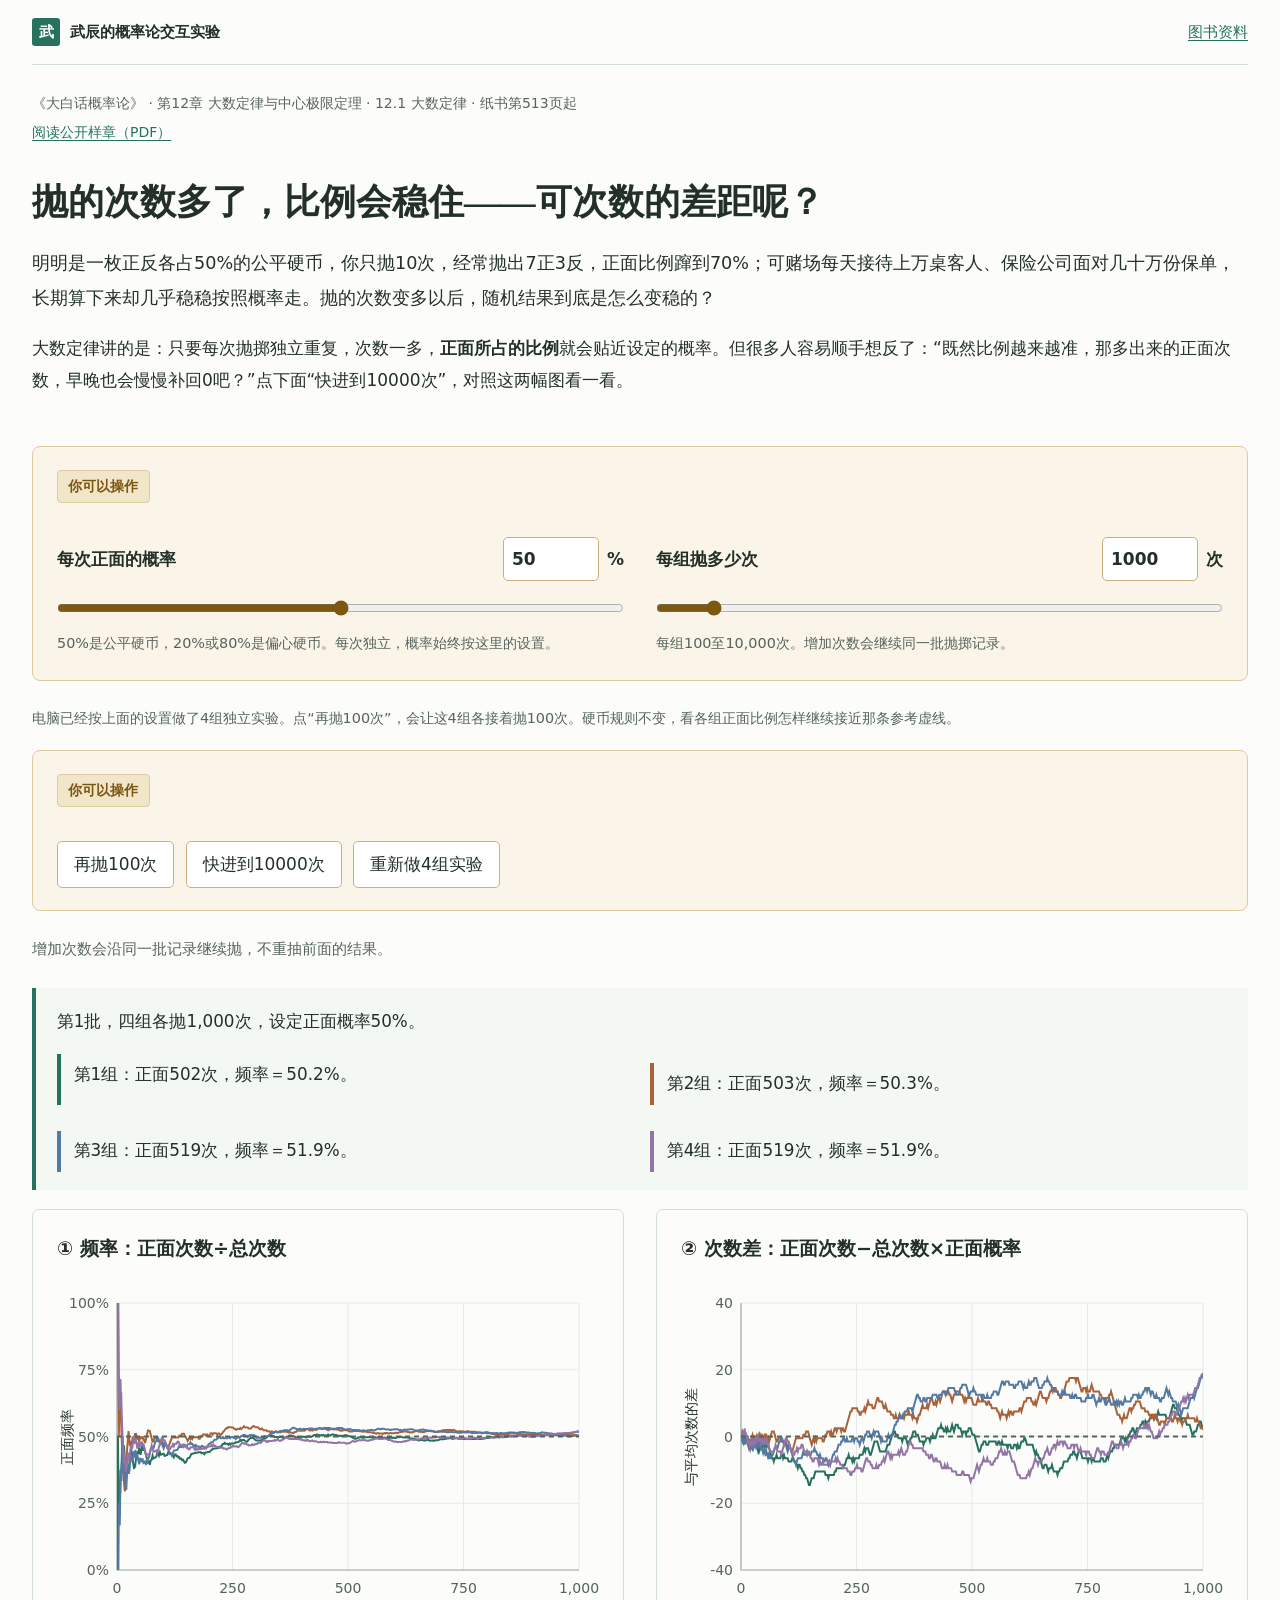
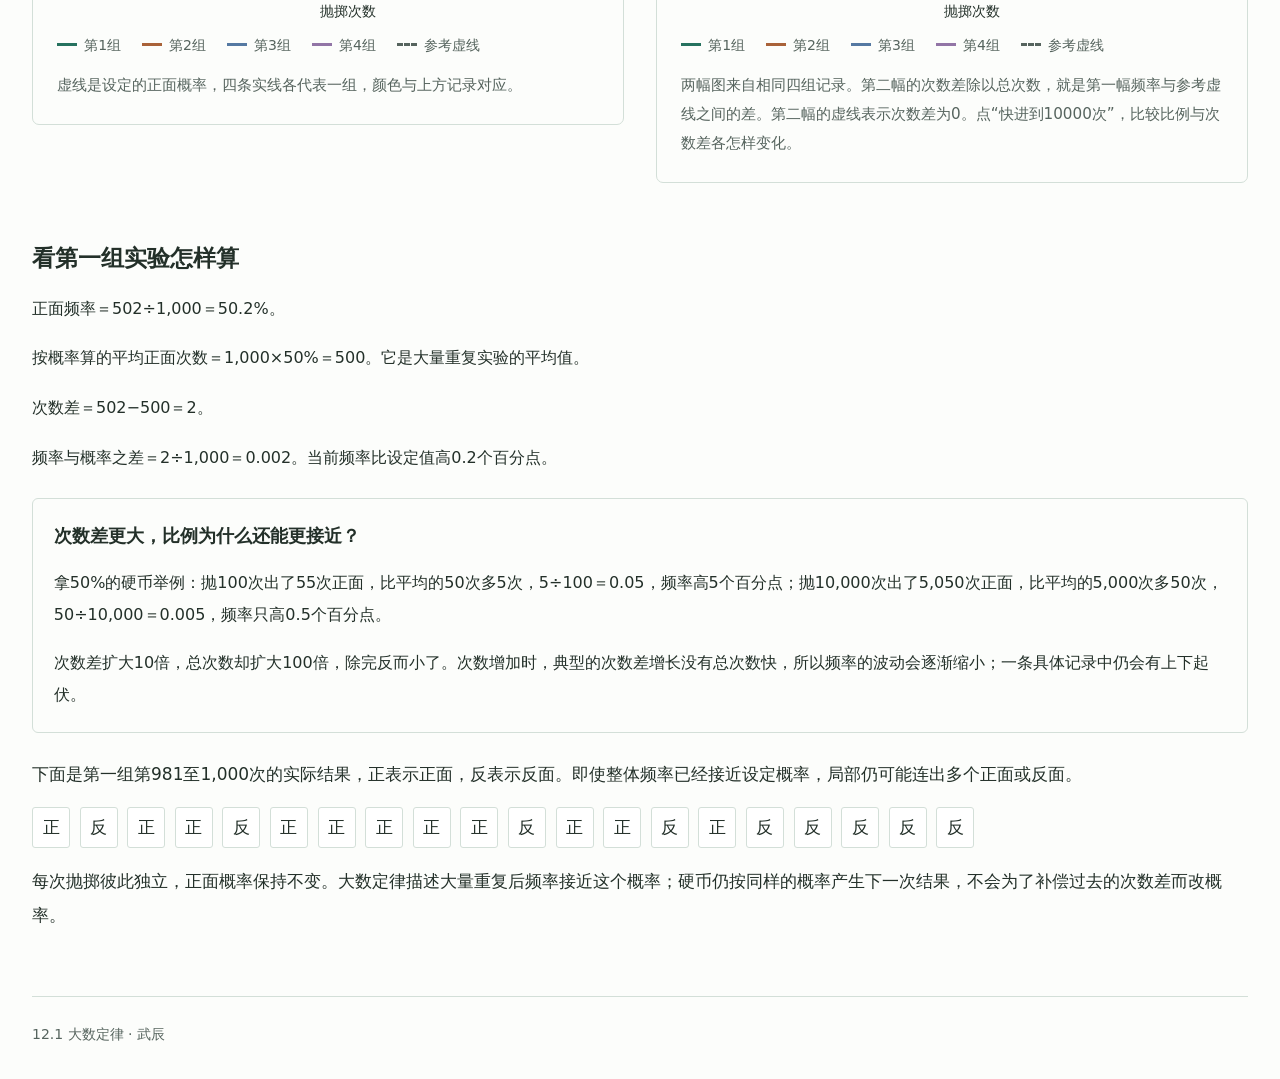
<file: demos/large-numbers/index.html>
<!doctype html>
<html lang="zh-CN"><head><meta charset="utf-8"><meta name="viewport" content="width=device-width,initial-scale=1"><meta name="description" content="我们反复抛一枚硬币，每次出现正面的概率都相同，各次结果相互独立。每条线代表一组独立实验。你可以改变正面概率、增加抛掷次数，再对照“正面频率”和“正面次数与理论次数的差”。"><title>抛的次数多了，正面频率会怎样变化？｜武辰的概率论交互实验</title><link rel="icon" href="data:,"><style>:root{color-scheme:light;--paper:#fcfdfb;--ink:#233029;--muted:#56645e;--line:#d3dfd8;--green:#26725f;--copper:#a96239;--soft:#f3f8f3;--font:system-ui,"PingFang SC","Microsoft YaHei",sans-serif}*{box-sizing:border-box}body{margin:0;color:var(--ink);background:var(--paper);font:17px/1.9 var(--font)}h1,h2,h3,p{margin:0;overflow-wrap:anywhere}h1{font:750 clamp(1.8rem,2.8vw,2.65rem)/1.5 "Songti SC",SimSun,serif;margin:.8rem 0 1rem}h2{font-size:1.45rem;line-height:1.6}h3{font-size:1.15rem;line-height:1.7}p+p{margin-top:.85rem}a{color:var(--green);text-underline-offset:.2em}button,input,select{font:inherit}button{min-height:44px;padding:.55rem 1rem;border:1px solid #b8cbbc;border-radius:5px;background:#fff;color:var(--ink);cursor:pointer;line-height:1.6}button:hover,button[aria-pressed=true]{border-color:var(--green);background:#eaf3ec}button[aria-pressed=true]{font-weight:700}button:disabled{opacity:.5;cursor:default}input[type=number]{width:6rem;min-height:44px;border:1px solid #b4c6b9;border-radius:5px;padding:.3rem .5rem;color:var(--ink);background:white}input[aria-invalid=true]{border:2px solid #a23b30;background:#fff3f1}input[type=range]{display:block;width:100%;min-height:30px;margin:.75rem 0 .2rem;accent-color:var(--green);touch-action:pan-y}input[type=checkbox],input[type=radio]{width:18px;height:18px;accent-color:var(--green)}:focus-visible{outline:3px solid var(--copper);outline-offset:3px}[hidden]{display:none!important}.shell{width:min(1600px,calc(100% - 64px));margin-inline:auto}.masthead{min-height:65px;display:flex;align-items:center;justify-content:space-between;gap:1rem;border-bottom:1px solid var(--line);font-size:.95rem}.brand{font-weight:700}.stamp{display:inline-grid;place-items:center;background:var(--green);color:#fff;width:28px;height:28px;border-radius:3px;margin-right:.6rem}.book-reference{margin-top:1.6rem;font-size:.875rem;line-height:1.85;color:var(--muted)}.book-reference p+p{margin-top:.2rem}.intro{padding:1.1rem 0 2rem}.lead{font-size:1.1rem;line-height:2;max-width:86em}.lead+p{margin-top:1rem}.section{margin-top:3.5rem}.section>p{margin-top:1rem;line-height:2}.section:first-child{margin-top:0}.two,.three,.controls{display:grid;grid-template-columns:repeat(2,minmax(0,1fr));gap:2rem;align-items:start}.three{grid-template-columns:repeat(3,minmax(0,1fr))}.controls{gap:1.25rem 2rem;padding:1.4rem 1.6rem;border:1px solid var(--line);border-radius:7px;background:transparent;margin:1.2rem 0 1.5rem}.controls.one{grid-template-columns:1fr}.control{min-width:0}.control label{display:flex;align-items:center;justify-content:space-between;gap:1rem;font-weight:650}.control label>span:last-child{display:flex;align-items:center;gap:.5rem}.control-help{font-size:.9rem;color:var(--muted);margin-top:.45rem}.error{color:#a23b30;font-size:.9rem;margin-top:.5rem}.error:empty{display:none}.actions{display:flex;align-items:center;flex-wrap:wrap;gap:.7rem;margin:1.25rem 0}.choice{display:flex;align-items:center;gap:.5rem;min-height:44px}.card{min-width:0;padding:1.5rem;border:1px solid var(--line);border-radius:7px}.card>p{margin-top:.8rem}.card.soft{background:#fff}.plot{display:block;width:100%;height:340px;margin-top:1rem;touch-action:pan-y;overflow:visible;user-select:none}.plot text{font-family:var(--font);font-size:14px;fill:var(--muted)}.plot .axislabel{fill:var(--ink)}.plot .gridline{stroke:#e4ebe5;stroke-width:1}.plot .axis{stroke:#9eafa3;stroke-width:1.2}.plot .drag-hit{cursor:grab;touch-action:none}.plot .visible-point{pointer-events:none}.caption{font-size:.95rem;color:var(--muted);line-height:1.9}.legend{display:flex;flex-wrap:wrap;gap:.5rem 1.3rem;color:var(--muted);font-size:.875rem;margin-top:.7rem}.legend span{display:flex;align-items:center;gap:.45rem}.legend i{display:inline-block;width:20px;border-top:3px solid var(--green)}.legend i.copper{border-color:var(--copper)}.legend i.blue{border-color:#5579a2}.result{margin:1.5rem 0;padding:1.2rem 1.5rem;border-left:4px solid var(--green);background:var(--soft);line-height:2;font-size:1.05rem}.result strong{font-size:1.4rem;color:var(--green)}.result p+p{margin-top:.6rem}.formula{font-size:1rem;line-height:2.1;font-variant-numeric:tabular-nums;margin-top:1rem}.term{white-space:nowrap}table{width:100%;border-collapse:collapse;table-layout:fixed;margin-top:1rem;font-size:1rem;font-variant-numeric:tabular-nums}th,td{border:1px solid var(--line);padding:.7rem .5rem;text-align:center;overflow-wrap:anywhere}th{background:#fff;font-weight:650}td input[type=number]{width:100%;min-width:0}.heat button{width:100%;padding:.45rem .2rem;border:0;min-height:48px;font-size:.95rem}.heat td{padding:.2rem}.heat th{font-size:.95rem}.heat .chosen-row{outline:2px solid var(--copper);outline-offset:-2px}.notes{margin-top:1rem;color:var(--muted);font-size:.95rem}details{border-top:1px solid var(--line);margin-top:1.5rem;padding-top:1rem}summary{cursor:pointer;font-weight:650}.chips{display:flex;flex-wrap:wrap;gap:.6rem;margin-top:1rem}.chips span{background:#fff;border:1px solid var(--line);padding:.2rem .55rem;border-radius:3px}.metric-grid{display:grid;grid-template-columns:repeat(3,minmax(0,1fr));gap:1rem;margin-top:1.2rem}.metric{padding:1rem;border:1px solid var(--line);border-radius:5px}.metric span{display:block;font-size:.9rem;color:var(--muted)}.metric strong{display:block;font-size:1.65rem;color:var(--green);line-height:1.6;overflow-wrap:anywhere}.door-grid{display:grid;grid-template-columns:repeat(5,minmax(0,1fr));gap:1rem;margin-top:1rem}.door{min-height:100px;background:#eef5ef;line-height:1.8}.door.chosen{border:3px solid var(--copper)}.door.open{background:#f8f2eb;color:var(--muted)}.day-grid{display:flex;flex-wrap:wrap;gap:.6rem}.day-grid label{display:flex;align-items:center;gap:.4rem;padding:.4rem .65rem;border:1px solid var(--line);border-radius:4px}.family-grid{display:grid;grid-template-columns:repeat(14,minmax(0,1fr));gap:2px;margin-top:1rem;aspect-ratio:1.2}.family-cell{min-height:0;min-width:0;padding:0;border:0;border-radius:1px;background:#e1e6e1}.family-cell.both{background:var(--green)}.family-cell.other{background:#8ba8bf}.family-cell.active{outline:2px solid var(--copper);outline-offset:-2px}.catalog{display:grid;grid-template-columns:repeat(3,minmax(0,1fr));gap:1.5rem}.catalog a{display:block;padding:1.3rem;border:1px solid var(--line);border-radius:7px;text-decoration:none;color:var(--ink)}.catalog a:hover{border-color:var(--green)}.catalog strong{font-size:1.2rem}.catalog p{margin-top:.6rem;color:var(--muted);font-size:.95rem}.footer{border-top:1px solid var(--line);padding:1.5rem 0 2rem;margin-top:4rem;font-size:.875rem;color:var(--muted)}
@media(max-width:1100px){.shell{width:calc(100% - 40px)}.two,.three{gap:1.25rem}.card{padding:1.2rem}.three{grid-template-columns:repeat(2,minmax(0,1fr))}.catalog{grid-template-columns:repeat(2,minmax(0,1fr))}}
@media(max-width:850px){.two,.three{grid-template-columns:1fr;gap:2rem}.plot{height:340px}.controls{gap:1.25rem}.metric-grid{gap:.75rem}.card{padding:1.4rem}.door-grid{grid-template-columns:repeat(3,minmax(0,1fr))}}
@media(max-width:600px){body{font-size:16px}.shell{width:calc(100% - 32px)}.masthead{font-size:.85rem;min-height:60px}.stamp{width:25px;height:25px;margin-right:.4rem}.masthead>a{font-size:.8rem;white-space:nowrap}.book-reference{font-size:.875rem;margin-top:1.1rem}.intro{padding:1rem 0 1.7rem}.lead{font-size:1rem}h1{font-size:1.8rem}h2{font-size:1.3rem}h3{font-size:1.1rem}.section{margin-top:3rem}.controls{grid-template-columns:1fr;padding:1.1rem 1rem;margin:1rem 0 1.4rem}.control label{font-size:.95rem;gap:.6rem}input[type=number]{width:5rem}.control-help{font-size:.875rem}.card{padding:1.2rem .7rem}.plot{height:300px}.caption{font-size:.9rem}.actions button{font-size:.95rem;padding:.55rem .7rem}.result{padding:1.1rem 1rem;font-size:1rem}.result strong{font-size:1.25rem}.formula{font-size:.95rem}.metric-grid{grid-template-columns:1fr;gap:.8rem}.metric{display:flex;align-items:center;justify-content:space-between;gap:.8rem}.metric strong{font-size:1.35rem}.metric span{font-size:.9rem}.door-grid{gap:.6rem}.door{min-height:90px;font-size:.9rem;padding:.5rem .3rem}table{font-size:.9rem}td,th{padding:.65rem .3rem}.heat th,.heat button{font-size:.875rem}.family-grid{aspect-ratio:1}.catalog{grid-template-columns:1fr}.footer{margin-top:3rem}}
@media(prefers-reduced-motion:reduce){*{scroll-behavior:auto!important;transition:none!important}}
.family-grid.random-space{aspect-ratio:.6}@media(max-width:600px){.family-grid.random-space{aspect-ratio:.5}}
.heat .heat-value{display:block;width:100%;min-height:48px;padding:.45rem .2rem;font-size:.95rem}.heat .cell-note{display:block;font-size:.9rem;line-height:1.8;color:var(--muted)}.heat caption{text-align:left;padding-bottom:.6rem;font-size:.95rem;color:var(--muted)}@media(max-width:600px){.heat .heat-value{font-size:.875rem}.heat .cell-note{font-size:.875rem}}

/* Formal operation zones: shared across the probability experiments. */
body .operate-panel{background:#faf5e8;border:1.5px solid #dccaa0;border-radius:8px;padding:1.4rem 1.5rem;min-width:0;margin:1.1rem 0 1.5rem}
.operate-badge{display:inline-block;width:fit-content;max-width:100%;color:#7c5812;background:#f2e6c9;border:1px solid #dccaa0;border-radius:4px;font-weight:700;font-size:.9rem;line-height:1.7;padding:.2rem .65rem;margin:0 0 .9rem}
.operate-panel>.operate-badge{grid-column:1/-1}.operate-panel .controls:not(.operate-panel){background:transparent;border:0;border-top:1px solid #dccaa0;border-radius:0;padding:1rem 0 0;margin:1rem 0 0}.operate-panel .actions:last-child{margin-bottom:0}
.operate-panel button,.operate-panel input[type=number],.operate-panel select{border-color:#c6b27d}.operate-panel button:hover,.operate-panel button[aria-pressed=true],.operate-panel button[aria-current=step]{background:#eee0b9;border-color:#9e792e;color:#67480d}.operate-panel button[aria-pressed=true]{box-shadow:inset 0 0 0 1px #9e792e}.operate-panel input[type=range],.operate-panel input[type=checkbox],.operate-panel input[type=radio]{accent-color:#7c5812}
.operate-panel button:focus-visible,.operate-panel input:focus-visible,.operate-panel select:focus-visible{outline-color:#7c5812}.operate-panel input[aria-invalid=true]{border-color:#a23b30;background:#fff3f1}.operate-panel button.primary,.operate-panel button#next-step{background:#7c5812;color:#fff;border-color:#7c5812}
.operate-panel button.btn-secondary{border-color:#d8cfba;color:#6f6b60;background:#fffdfa;box-shadow:none}.operate-panel button.btn-secondary:hover{background:#f4f0e7;border-color:#b9ab8b}.operate-panel button:disabled{opacity:.5}
.plot-heading{display:flex;align-items:start;justify-content:space-between;flex-wrap:wrap;gap:.7rem 1rem}.plot-heading h2,.plot-heading h3{flex:1 1 240px}.plot-heading .operate-badge{background:#faf5e8;margin:0;flex:0 1 auto}.direct-interaction>.operate-badge{background:#faf5e8}
body .result{background:#f3f8f3;border-left:4px solid #26725f;padding:1.1rem 1.3rem;margin:1.2rem 0;line-height:1.9;min-width:0}.card.soft{background:#fff}.operate-panel .event{background:#fffdf8;border-left-color:#b79248}.operate-panel .parameter-block,.operate-panel .parameter-card,.operate-panel .prior-block{background:transparent}.operate-panel .threshold-panel{background:transparent}.sampling{border-top-color:#dccaa0}.transient-panel:has(>button[hidden]){display:none}.operate-panel>.choice.log-choice{display:flex;flex-basis:100%;margin:.8rem 0 0}.operate-panel .day-grid{margin:.8rem 0}.operate-panel .presets button span{color:inherit}
@media(max-width:600px){body .operate-panel{padding:1.1rem 1rem}.operate-badge{font-size:.875rem}.plot-heading{display:block}.plot-heading .operate-badge{margin-top:.75rem}.operate-panel .controls:not(.operate-panel){padding-top:.85rem}.operate-panel .control label{flex-wrap:wrap}body .result{padding:1rem}.compact-operate{margin:.8rem 0}}

.plot-heading .operate-badge{white-space:normal;overflow-wrap:anywhere;min-width:0}.operate-panel .operate-badge{white-space:normal}.operate-panel .rule-explanation{background:transparent}

body .direct-interaction button{border-color:#c6b27d}body .direct-interaction button:hover,body .direct-interaction button[aria-pressed=true]{background:#eee0b9;border-color:#9e792e;color:#67480d}body .direct-interaction button:focus-visible{outline-color:#7c5812}
</style><style>.card h2{font-size:1.2rem}.legend .gray-dash{border-color:#56645e;border-top-style:dashed}.group-results{display:grid;grid-template-columns:repeat(2,minmax(0,1fr));gap:1rem;margin-top:1rem}.group-results p{border-left:4px solid;padding:.3rem .8rem;margin:0}.formula p+p{margin-top:1rem}.denominator-example{margin:1.5rem 0;padding:1.3rem;border:1px solid var(--line);border-radius:6px;line-height:2}.denominator-example h3{margin-bottom:1rem}#limit-note{margin:0 0 1.5rem}.chips span{min-width:38px;text-align:center}#last-intro{margin-top:1.5rem}@media(max-width:600px){.card h2{font-size:1.1rem}.group-results{grid-template-columns:1fr;gap:.6rem}.denominator-example{padding:1rem}}
</style></head><body><header class="shell masthead"><span class="brand"><span class="stamp">武</span>武辰的概率论交互实验</span><a href="https://github.com/wuchen2018/probability-book">图书资料</a></header><main class="shell"><div class="book-reference"><p>《大白话概率论》 · 第12章 大数定律与中心极限定理 · 12.1 大数定律 · 纸书第513页起</p><p><a href="https://wuchen2018.github.io/probability-book/samples/law-of-large-numbers.pdf">阅读公开样章（PDF）</a></p></div><section class="intro"><h1>抛的次数多了，比例会稳住——可次数的差距呢？</h1><p class="lead">明明是一枚正反各占50%的公平硬币，你只抛10次，经常抛出7正3反，正面比例蹿到70%；可赌场每天接待上万桌客人、保险公司面对几十万份保单，长期算下来却几乎稳稳按照概率走。抛的次数变多以后，随机结果到底是怎么变稳的？</p><p>大数定律讲的是：只要每次抛掷独立重复，次数一多，<strong>正面所占的比例</strong>就会贴近设定的概率。但很多人容易顺手想反了：“既然比例越来越准，那多出来的正面次数，早晚也会慢慢补回0吧？”点下面“快进到10000次”，对照这两幅图看一看。</p></section><div class="controls operate-panel"><span class="operate-badge">你可以操作</span><div class="control"><label for="p-number"><span>每次正面的概率</span><span><input id="p-number" data-num="p" type="number" min="0" max="100" step="1" value="50" aria-describedby="error-p">%</span></label><input data-range="p" type="range" min="0" max="100" step="1" value="50" aria-label="每次正面的概率"><p class="control-help">50%是公平硬币，20%或80%是偏心硬币。每次独立，概率始终按这里的设置。</p><p class="error" id="error-p" role="status"></p></div><div class="control"><label for="n-number"><span>每组抛多少次</span><span><input id="n-number" data-num="n" type="number" min="100" max="10000" step="100" value="1000" aria-describedby="error-n">次</span></label><input data-range="n" type="range" min="100" max="10000" step="100" value="1000" aria-label="每组抛多少次"><p class="control-help">每组100至10,000次。增加次数会继续同一批抛掷记录。</p><p class="error" id="error-n" role="status"></p></div></div><p class="control-help">电脑已经按上面的设置做了4组独立实验。点“再抛100次”，会让这4组各接着抛100次。硬币规则不变，看各组正面比例怎样继续接近那条参考虚线。</p><div class="operate-panel"><span class="operate-badge">你可以操作</span><div class="actions"><button type="button" id="more">再抛100次</button><button type="button" id="fast">快进到10000次</button><button type="button" id="resample">重新做4组实验</button></div></div><p id="limit-note" class="notes" role="status"></p><div id="result" class="result"></div><div class="two"><section class="card"><h2>① 频率：正面次数÷总次数</h2><svg class="plot" id="frequencies" role="img"></svg><div id="frequency-legend" class="legend"></div><p class="caption">虚线是设定的正面概率，四条实线各代表一组，颜色与上方记录对应。</p></section><section class="card"><h2>② 次数差：正面次数−总次数×正面概率</h2><svg class="plot" id="errors" role="img"></svg><div id="error-legend" class="legend"></div><p class="caption">两幅图来自相同四组记录。第二幅的次数差除以总次数，就是第一幅频率与参考虚线之间的差。第二幅的虚线表示次数差为0。点“快进到10000次”，比较比例与次数差各怎样变化。</p></section></div><section class="section"><h2>看第一组实验怎样算</h2><div id="calculation" class="formula"></div><p id="last-intro"></p><div class="chips" id="last"></div><p>每次抛掷彼此独立，正面概率保持不变。大数定律描述大量重复后频率接近这个概率；硬币仍按同样的概率产生下一次结果，不会为了补偿过去的次数差而改概率。</p></section><noscript><p>请启用JavaScript，才能操作这个实验。</p></noscript></main><footer class="shell footer">12.1 大数定律 · 武辰</footer><script>(function(root,factory){const m=factory();if(typeof module==='object'&&module.exports)module.exports=m;else root.ProbModels=m;})(typeof globalThis!=='undefined'?globalThis:this,function(){
'use strict';
const sum=a=>a.reduce((s,x)=>s+x,0),mean=a=>a.length?sum(a)/a.length:null;
function rng(seed=20261121){let a=seed>>>0;return()=>{a+=0x6D2B79F5;let t=a;t=Math.imul(t^t>>>15,t|1);t^=t+Math.imul(t^t>>>7,t|61);return((t^t>>>14)>>>0)/4294967296;};}
function covariance(points){const n=points.length,mx=mean(points.map(p=>p.x)),my=mean(points.map(p=>p.y));const xx=sum(points.map(p=>(p.x-mx)**2))/n,yy=sum(points.map(p=>(p.y-my)**2))/n,xy=sum(points.map(p=>(p.x-mx)*(p.y-my)))/n;return{n,mx,my,xx,yy,xy,r:xx>1e-12&&yy>1e-12?Math.max(-1,Math.min(1,xy/Math.sqrt(xx*yy))):null,terms:points.map(p=>(p.x-mx)*(p.y-my))};}
function cosine(u,v){const dot=u.x*v.x+u.y*v.y,a=Math.hypot(u.x,u.y),b=Math.hypot(v.x,v.y);let cos=a&&b?Math.max(-1,Math.min(1,dot/a/b)):null;if(cos!==null){if(Math.abs(cos-1)<1e-12)cos=1;else if(Math.abs(cos+1)<1e-12)cos=-1;else if(Math.abs(cos)<1e-12)cos=0;}return{dot,a,b,cos,angle:cos===null?null:Math.acos(cos)*180/Math.PI};}
function entropy(p){return Math.max(0,-sum(p.filter(x=>x>0).map(x=>x*Math.log2(x))));}
function normalize(a){const total=sum(a);return{total,p:total>0?a.map(x=>x/total):a.map(()=>null)};}
function channel(p,e){const joint=[(1-p)*(1-e),(1-p)*e,p*e,p*(1-e)],py=joint[1]+joint[3],hx=entropy([p,1-p]),hy=entropy([py,1-py]),hxy=entropy(joint),conditional=hxy-hx;return{joint,py,hx,hy,hxy,conditional,mi:Math.max(0,hy-conditional)};}
function coin(q,kind='mixed'){const fair=kind==='fair'?1:kind==='double'?0:1-q,double=kind==='double'?1:kind==='fair'?0:q;const possible=kind==='mixed'||(kind==='fair'?q<1:q>0);const joint=[fair/4+double,fair/4,fair/4,fair/4];return{joint,possible,b:fair/2+double,after:(fair/4+double)/(fair/2+double),fair,double};}
function tuesday(days,method='family'){const families=[];for(let a=0;a<14;a++)for(let b=0;b<14;b++){const am=a<7&&days.includes(a),bm=b<7&&days.includes(b-0);const boys=a<7&&b<7;families.push({a,b,boys,eligible:am||bm,weight:method==='family'?(am||bm?1:0):(Number(am)+Number(bm))});}const denominator=sum(families.map(f=>f.weight)),numerator=sum(families.filter(f=>f.boys).map(f=>f.weight));return{families,denominator,numerator,p:denominator?numerator/denominator:null};}
function simulateMonty(n,repeats=1000,seed=1234){const random=rng(seed);let stay=0;for(let i=0;i<repeats;i++){const prize=Math.floor(random()*n),choice=Math.floor(random()*n);if(prize===choice)stay++;}return{stay,switch:repeats-stay,repeats};}
function montyRound(n,choice,seed){const random=rng(seed),prize=Math.floor(random()*n),other=prize!==choice?prize:Array.from({length:n},(_,i)=>i).filter(i=>i!==choice)[Math.floor(random()*(n-1))];return{prize,choice,other,opened:Array.from({length:n},(_,i)=>i).filter(i=>i!==choice&&i!==other)};}
function largeNumbers(p,n,seed=20261121){return Array.from({length:4},(_,j)=>{const random=rng(seed+j*1009),path=[],errors=[];let heads=0;const outcomes=[];for(let i=1;i<=n;i++){const head=random()<p;heads+=Number(head);if(i>n-20)outcomes.push(head);path.push({x:i,y:heads/i});errors.push({x:i,y:heads-i*p});}return{heads,path,errors,outcomes};});}
function ruinTheory(start,goal,p){if(start<=0)return 1;if(start>=goal)return 0;if(p===0)return 1;if(p===1)return 0;if(Math.abs(p-.5)<1e-12)return 1-start/goal;const z=Math.log((1-p)/p);const win=z>0?Math.exp((start-goal)*z)*(-Math.expm1(-start*z))/(-Math.expm1(-goal*z)):Math.expm1(start*z)/Math.expm1(goal*z);return 1-win;}
function gambler(start,goal,p,strategy='flat',repeats=300,horizon=4000,seed=20261121){const random=rng(seed);let ruined=0,won=0,pending=0;const paths=[];for(let i=0;i<repeats;i++){let money=start,stake=1,t=0;const path=[{x:0,y:money}];while(money>0&&money<goal&&t<horizon){const bet=Math.min(stake,money,goal-money),win=random()<p;money+=win?bet:-bet;stake=strategy==='double'&&!win?stake*2:1;t++;if(i<8&&(t<100||t%10===0||money===0||money===goal))path.push({x:t,y:money});}if(money===0)ruined++;else if(money===goal)won++;else pending++;if(i<8)paths.push(path);}return{ruined,won,pending,paths,repeats,horizon,theory:strategy==='flat'?ruinTheory(start,goal,p):null};}
function pareto(alpha,n=200,seed=20261121){const random=rng(seed),values=Array.from({length:n},()=>Math.max(1e-12,1-random())**(-1/(alpha-1))).sort((a,b)=>b-a),total=sum(values);return{values,total,topOne:values[0]/total,topTen:sum(values.slice(0,Math.ceil(n*.1)))/total,mean:total/n,theoryMean:alpha>2?(alpha-1)/(alpha-2):null};}
function clt(kind,n,repeats=1000,seed=20261121){const specs={uniform:{mu:.5,variance:1/12,domain:[0,1]},die:{mu:3.5,variance:35/12,domain:[.5,6.5]},coin:{mu:.1,variance:.09,domain:[0,1]}};const spec=specs[kind],groups=[],means=[],zs=[];for(let i=0;i<repeats;i++){const random=rng(seed+Math.imul(i,2654435761)),raw=Array.from({length:n},()=>kind==='uniform'?random():kind==='die'?Math.floor(random()*6)+1:Number(random()<.1)),m=mean(raw);groups.push(raw);means.push(m);zs.push((m-spec.mu)/Math.sqrt(spec.variance/n));}const random=rng(seed+779),mother=Array.from({length:3000},()=>kind==='uniform'?random():kind==='die'?Math.floor(random()*6)+1:Number(random()<.1));return{spec,groups,means,zs,mother,meanOfMeans:mean(means),standardError:Math.sqrt(spec.variance/n)};}
function histogram(values,min,max,bins=24){const counts=Array(bins).fill(0),width=(max-min)/bins;let outside=0;for(const v of values){if(v<min||v>max){outside++;continue;}counts[Math.min(bins-1,Math.floor((v-min)/width))]++;}return{bars:counts.map((count,i)=>({x:min+(i+.5)*width,y:count/values.length/width,width,count})),outside,counts};}
function joint(weights,row=0){const n=normalize(weights),rows=[0,1,2].map(i=>sum(weights.slice(i*3,i*3+3))),cols=[0,1,2].map(j=>weights[j]+weights[j+3]+weights[j+6]);return{total:n.total,p:n.p,rows,cols,marginalX:n.total?rows.map(x=>x/n.total):[null,null,null],marginalY:n.total?cols.map(x=>x/n.total):[null,null,null],conditional:rows[row]?weights.slice(row*3,row*3+3).map(x=>x/rows[row]):[null,null,null]};}
function continuous(c,width){const a=Math.max(0,c-width/2),b=Math.min(1,c+width/2),mass=b*b-a*a;return{a,b,mass,fx:2*c,conditional:y=>y<0||y>b?0:2*(b-Math.max(a,y))/mass,limit:y=>y>=0&&y<=c?1/c:0};}
return{sum,mean,rng,covariance,cosine,entropy,normalize,channel,coin,tuesday,simulateMonty,montyRound,largeNumbers,ruinTheory,gambler,pareto,clt,histogram,joint,continuous};
});
</script><script>(()=>{'use strict';const $=id=>document.getElementById(id),geom=new Map(),states={};let render=null;
const f=(v,d=3)=>v===null?'无法计算':!Number.isFinite(v)?'无法计算':v===0?'0':Math.abs(v)>1e7||(Math.abs(v)>0&&Math.abs(v)<1e-4)?v.toExponential(2):new Intl.NumberFormat('zh-CN',{maximumFractionDigits:d}).format(v);
const pct=v=>v===null?'无法计算':v>0&&v<1e-8?'<0.000001%':v>0&&v<1e-4?new Intl.NumberFormat('zh-CN',{maximumFractionDigits:8}).format(v*100)+'%':f(v*100,2)+'%';
const esc=s=>String(s).replace(/[&<>"']/g,c=>({'&':'&amp;','<':'&lt;','>':'&gt;','"':'&quot;',"'":'&#39;'}[c]));
function plot(id,o){const svg=$(id);if(!svg)return;const r=svg.getBoundingClientRect(),w=r.width,h=r.height;if(!w||!h)return;let left=o.left||60,top=22,iw=w-left-20,ih=h-top-51;if(o.equal){const unit=Math.min(iw/(o.x[1]-o.x[0]),ih/(o.y[1]-o.y[0])),nw=unit*(o.x[1]-o.x[0]),nh=unit*(o.y[1]-o.y[0]);left+=(iw-nw)/2;top+=(ih-nh)/2;iw=nw;ih=nh;}
const tx=x=>o.logX?Math.log10(x):x,ty=y=>o.logY?Math.log10(y):y,xd=o.x.map(tx),yd=o.y.map(ty),X=x=>left+(tx(x)-xd[0])/(xd[1]-xd[0])*iw,Y=y=>top+ih-(ty(y)-yd[0])/(yd[1]-yd[0])*ih;
const inverse=(cx,cy)=>({x:o.logX?10**(xd[0]+(cx-left)/iw*(xd[1]-xd[0])):xd[0]+(cx-left)/iw*(xd[1]-xd[0]),y:o.logY?10**(yd[0]+(top+ih-cy)/ih*(yd[1]-yd[0])):yd[0]+(top+ih-cy)/ih*(yd[1]-yd[0])});geom.set(id,{X,Y,inverse,svg,left,top,iw,ih});
let s=`<defs><clipPath id="${id}-clip"><rect x="${left}" y="${top}" width="${iw}" height="${ih}"/></clipPath></defs>`;
const ticks=(range,log)=>Array.from({length:4},(_,i)=>log?10**(Math.log10(range[0])+(Math.log10(range[1])-Math.log10(range[0]))*i/3):range[0]+(range[1]-range[0])*i/3);
for(const v of(o.xticks||ticks(o.x,o.logX))){s+=`<line class="gridline" x1="${X(v)}" y1="${top}" x2="${X(v)}" y2="${top+ih}"/><text x="${X(v)}" y="${top+ih+23}" text-anchor="middle">${esc(o.xtickLabels?.[v]??f(v,2))}</text>`;}
for(const v of(o.yticks||ticks(o.y,o.logY))){s+=`<line class="gridline" x1="${left}" y1="${Y(v)}" x2="${left+iw}" y2="${Y(v)}"/><text x="${left-8}" y="${Y(v)+5}" text-anchor="end">${esc(o.ytickLabels?.[v]??f(v,2))}</text>`;}
s+=`<path class="axis" d="M${left},${top} V${top+ih} H${left+iw}" fill="none"/><text class="axislabel" x="${left+iw/2}" y="${Math.min(h-5,top+ih+47)}" text-anchor="middle">${esc(o.xlabel||'')}</text><text class="axislabel" transform="translate(${Math.max(15,left-45)},${top+ih/2}) rotate(-90)" text-anchor="middle">${esc(o.ylabel||'')}</text><g clip-path="url(#${id}-clip)">`;
for(const poly of o.polygons||[])s+=`<polygon points="${poly.points.map(p=>`${X(p.x)},${Y(p.y)}`).join(' ')}" fill="${poly.color||'#26725f'}" opacity="${poly.opacity||.12}"/>`;
for(const b of o.bars||[]){if(b.y===null)continue;const bw=b.width||(o.x[1]-o.x[0])/(o.bars.length+1)*.65;s+=`<rect x="${X(b.x-bw/2)}" y="${Y(b.y)}" width="${Math.max(1,X(b.x+bw/2)-X(b.x-bw/2))}" height="${Math.max(0,Y(o.logY?o.y[0]:Math.max(0,o.y[0]))-Y(b.y))}" fill="${b.color||'#26725f'}" opacity=".78"/>`;}
for(const series of o.series||[]){const data=series.data.filter(p=>Number.isFinite(p.x)&&Number.isFinite(p.y)&&(!o.logX||p.x>0)&&(!o.logY||p.y>0));if(!data.length)continue;const d=data.map((p,i)=>`${i?'L':'M'}${X(p.x)},${Y(p.y)}`).join(' ');if(series.fill)s+=`<path d="${d} L${X(data.at(-1).x)},${Y(o.logY?o.y[0]:0)} L${X(data[0].x)},${Y(o.logY?o.y[0]:0)} Z" fill="${series.color||'#26725f'}" opacity=".15"/>`;s+=`<path d="${d}" fill="none" stroke="${series.color||'#26725f'}" stroke-width="${series.width||2}" ${series.dash?'stroke-dasharray="5 4"':''}/>`;}
for(const line of o.guides||[]){s+=`<path d="M${X(line.a.x)},${Y(line.a.y)} L${X(line.b.x)},${Y(line.b.y)}" fill="none" stroke="${line.color||'#a96239'}" stroke-width="2" ${line.dash?'stroke-dasharray="5 4"':''}/>`;}
s+='</g>';
for(const p of(o.points||[]))s+=`<circle cx="${X(p.x)}" cy="${Y(p.y)}" r="${p.r||5}" fill="${p.color||'#26725f'}" class="visible-point"/>`;
if(o.extra)s+=o.extra({X,Y,left,top,iw,ih,w,h});svg.setAttribute('viewBox',`0 0 ${w} ${h}`);
let content=svg.querySelector(':scope > [data-plot-content]'),handles=svg.querySelector(':scope > [data-drag-layer]');
if(!content){content=document.createElementNS('http://www.w3.org/2000/svg','g');content.setAttribute('data-plot-content','');svg.appendChild(content);}
if(!handles){handles=document.createElementNS('http://www.w3.org/2000/svg','g');handles.setAttribute('data-drag-layer','');svg.appendChild(handles);}
content.innerHTML=s;
const keep=new Set();for(const[i,p]of(o.points||[]).entries()){if(!p.drag)continue;const key=String(p.key??i);keep.add(key);let hit=[...handles.children].find(n=>n.dataset.dragPoint===key);if(!hit){hit=document.createElementNS('http://www.w3.org/2000/svg','circle');hit.setAttribute('class','drag-hit');hit.setAttribute('r','13');hit.setAttribute('fill','transparent');hit.dataset.dragPoint=key;handles.appendChild(hit);}hit.setAttribute('cx',X(p.x));hit.setAttribute('cy',Y(p.y));}for(const hit of [...handles.children])if(!keep.has(hit.dataset.dragPoint))hit.remove();return geom.get(id);
}
function bind(fn){
render=fn;
document.querySelectorAll('input[data-num]').forEach(n=>{
 const k=n.dataset.num,range=document.querySelector(`[data-range="${k}"]`),er=$('error-'+k);
 states[k]=Number(n.value);
 const clear=()=>{n.removeAttribute('aria-invalid');if(er)er.textContent='';};
 const update=e=>{
  if(e.target.value===''&&!e.target.validity.badInput){clear();return;}
  const v=Number(e.target.value),min=Number(n.min),max=Number(n.max),step=Number(n.step||1);
  if(!Number.isFinite(v)||v<min||v>max||Math.abs((v-min)/step-Math.round((v-min)/step))>1e-6){
   n.setAttribute('aria-invalid','true');
   if(er)er.textContent=`请填${f(min)}到${f(max)}之间${step===1?'的整数':`、间隔为${f(step)}的数`}，暂时仍按刚才的${f(states[k])}计算。`;
   return;
  }
  states[k]=v;n.value=v;if(range)range.value=v;clear();render(states);
 };
 n.addEventListener('input',update);
 n.addEventListener('blur',()=>{if(n.value===''&&!n.validity.badInput){n.value=states[k];clear();}});
 if(range)range.addEventListener('input',update);
});
window.addEventListener('resize',()=>{clearTimeout(window.__resizeLab);window.__resizeLab=setTimeout(()=>render(states),80);});
fn(states);document.documentElement.dataset.labReady='true';
}
function set(values){for(const[k,v]of Object.entries(values)){states[k]=v;const n=document.querySelector(`[data-num="${k}"]`),r=document.querySelector(`[data-range="${k}"]`);if(n){n.value=v;n.removeAttribute('aria-invalid');}if(r)r.value=v;const e=$('error-'+k);if(e)e.textContent='';}if(render)render(states);}
function drag(id,fn){const svg=$(id);let active=null;svg.addEventListener('touchstart',e=>{if(e.target.closest('[data-drag-point]'))e.preventDefault();},{passive:false});svg.addEventListener('touchmove',e=>{if(active)e.preventDefault();},{passive:false});svg.addEventListener('pointerdown',e=>{const t=e.target.closest('[data-drag-point]');if(!t||e.button!==0)return;active={pointer:e.pointerId,key:t.dataset.dragPoint};svg.setPointerCapture(e.pointerId);e.preventDefault();});svg.addEventListener('pointermove',e=>{if(!active||active.pointer!==e.pointerId)return;const r=svg.getBoundingClientRect(),p=geom.get(id).inverse(e.clientX-r.left,e.clientY-r.top);fn(p,active.key);});const end=e=>{if(active&&active.pointer===e.pointerId){if(svg.hasPointerCapture(e.pointerId))svg.releasePointerCapture(e.pointerId);active=null;}};svg.addEventListener('pointerup',end);svg.addEventListener('pointercancel',end);}
function heat(id,values,{rows,cols,selectedRow=-1,onClick,cornerLabel='分组',caption='',cellLabels=[]}={}){
 const host=$(id),interactive=typeof onClick==='function';
 host.innerHTML=`<table class="heat">${caption?`<caption>${esc(caption)}</caption>`:''}<thead><tr><th class="heat-corner" scope="col">${esc(cornerLabel)}</th>${cols.map(c=>`<th scope="col">${esc(c)}</th>`).join('')}</tr></thead><tbody>${rows.map((r,i)=>`<tr class="${i===selectedRow?'chosen-row':''}"><th scope="row">${esc(r)}</th>${cols.map((_,j)=>{
  const index=i*cols.length+j,value=values[index],tag=interactive?'button':'span';
  return `<td><${tag}${interactive?' type="button"':''} class="heat-value" data-cell="${index}" style="background:rgba(38,114,95,${value===null?0:.06+.7*value})"><span class="cell-probability">${value===null?'—':pct(value)}</span>${cellLabels[index]!==undefined?`<span class="cell-note">${esc(cellLabels[index])}</span>`:''}</${tag}></td>`;
 }).join('')}</tr>`).join('')}</tbody></table>`;
 if(interactive)host.querySelectorAll('[data-cell]').forEach(b=>b.addEventListener('click',()=>onClick(Number(b.dataset.cell))));
}
function series(fn,a,b,n=200){return Array.from({length:n+1},(_,i)=>({x:a+(b-a)*i/n,y:fn(a+(b-a)*i/n)}));}
function refresh(){if(render)render(states);}window.Lab={$,f,pct,esc,plot,bind,set,drag,heat,series,refresh,values:()=>({...states}),term:s=>`<span class="term">${esc(s)}</span>`,colors:['#26725f','#a96239','#5579a2','#9275a6']};
})();
</script><script>(() => {
 'use strict';const L=window.Lab,M=window.ProbModels,$=L.$,term=L.term;
 let seed=20261121,batch=1;
 const number=(n,d=5)=>new Intl.NumberFormat('zh-CN',{maximumFractionDigits:d}).format(n).replaceAll('-','−');
 const thin=a=>a.filter((_,i)=>i<60||i===a.length-1||i%Math.ceil(a.length/600)===0);
 function ratio(num,den,percent=false){const scale=percent?10000:100000,units=Math.sign(num)*Math.floor((2*Math.abs(num)*scale+den)/(2*den));return `${num*scale===units*den?'＝':'≈'}${number(units/(percent?100:100000),percent?2:5)}${percent?'%':''}`;}
 function legend(target){$(target).innerHTML=L.colors.map((color,i)=>`<span><i style="border-color:${color}"></i>第${i+1}组</span>`).join('')+'<span><i class="gray-dash"></i>参考虚线</span>';}
 legend('frequency-legend');legend('error-legend');
 L.bind(v=>{
  const p=v.p/100,n=v.n,data=M.largeNumbers(p,n,seed),allErrors=data.flatMap(d=>d.errors.map(p=>p.y)),max=Math.max(2,...allErrors.map(Math.abs));
  let limit=2;while(limit<max*1.05){const scale=10**Math.floor(Math.log10(limit));limit=limit<4*scale?4*scale:limit<10*scale?10*scale:20*scale;}
  const step=[25,50,100,200,250,500,1000,2000,2500].find(step=>step>=n/4),xticks=[];for(let x=0;x<=n;x+=step)xticks.push(x);
  L.plot('frequencies',{x:[0,n],y:[0,1],xticks,yticks:[0,.25,.5,.75,1],ytickLabels:{0:'0%',.25:'25%',.5:'50%',.75:'75%',1:'100%'},xlabel:'抛掷次数',ylabel:'正面频率',series:data.map((d,i)=>({data:thin(d.path),color:L.colors[i]})),guides:[{a:{x:0,y:p},b:{x:n,y:p},color:'#56645e',dash:true}]});
  L.plot('errors',{x:[0,n],y:[-limit,limit],xticks,yticks:[-limit,-limit/2,0,limit/2,limit],xlabel:'抛掷次数',ylabel:'与平均次数的差',series:data.map((d,i)=>({data:thin(d.errors),color:L.colors[i]})),guides:[{a:{x:0,y:0},b:{x:n,y:0},color:'#56645e',dash:true}]});
  const d=data[0],expected=n*v.p/100,difference=d.heads-expected;
  $('result').innerHTML=`<p>第${batch}批，四组各抛${number(n,0)}次，设定正面概率${v.p}%。</p><div class="group-results">${data.map((d,i)=>`<p style="border-color:${L.colors[i]}">第${i+1}组：正面${number(d.heads,0)}次，频率${term(ratio(d.heads,n,true))}。</p>`).join('')}</div>`;
  $('calculation').innerHTML=`<p>正面频率${term(`＝${number(d.heads,0)}÷${number(n,0)}`)}${term(ratio(d.heads,n,true))}。</p><p>按概率算的平均正面次数${term(`＝${number(n,0)}×${v.p}%＝${number(expected)}`)}。它是大量重复实验的平均值。</p><p>次数差${term(`＝${number(d.heads,0)}−${number(expected)}＝${number(difference)}`)}。</p><p>频率与概率之差${term(`＝${number(difference)}÷${number(n,0)}`)}${term(ratio(difference,n))}。${difference===0?'当前频率恰好等于设定概率。':`当前频率比设定值${difference>0?'高':'低'}${number(Math.abs(difference)/n*100)}个百分点。`}</p><div class="denominator-example"><h3>次数差更大，比例为什么还能更接近？</h3><p>拿50%的硬币举例：抛100次出了55次正面，比平均的50次多5次，${term('5÷100＝0.05')}，频率高5个百分点；抛10,000次出了5,050次正面，比平均的5,000次多50次，${term('50÷10,000＝0.005')}，频率只高0.5个百分点。</p><p>次数差扩大10倍，总次数却扩大100倍，除完反而小了。次数增加时，典型的次数差增长没有总次数快，所以频率的波动会逐渐缩小；一条具体记录中仍会有上下起伏。</p></div>`;
  $('last').innerHTML=d.outcomes.map((x,i)=>`<span aria-label="第${n-19+i}次${x?'正面':'反面'}">${x?'正':'反'}</span>`).join('');
  $('last-intro').textContent=v.p===0||v.p===100?`当前正面概率${v.p}%，每次结果都确定，四条曲线重合。下面是第一组最后20次的结果。`:`下面是第一组第${number(n-19,0)}至${number(n,0)}次的实际结果，正表示正面，反表示反面。即使整体频率已经接近设定概率，局部仍可能连出多个正面或反面。`;
  $('more').disabled=n===10000;$('fast').disabled=n===10000;$('limit-note').textContent=n===10000?'已到本页上限10,000次。可重新做4组，或减少次数查看同批记录的前一段。':'增加次数会沿同一批记录继续抛，不重抽前面的结果。';
 });
 $('more').onclick=()=>L.set({n:Math.min(10000,L.values().n+100)});$('fast').onclick=()=>L.set({n:10000});$('resample').onclick=()=>{seed++;batch++;L.refresh();};
})();
</script>
<!-- wc-feedback:begin --><script data-wc-feedback-bootstrap>(function(){if(location.protocol!=="https:"||!["https://wuchen2018.github.io","https://wuchen2018.pages.dev"].includes(location.origin))return;var c={"origins":["https://wuchen2018.github.io","https://wuchen2018.pages.dev"],"api":"https://wuchen2018.pages.dev/api/feedback","targets":[{"content_id":"probability:large-numbers","version":"1fa81a05556156c5","title":"抛硬币与大数定律","kind":"interactive","source_url":"https://wuchen2018.github.io/probability-book/demos/large-numbers/"}]};var s=document.createElement("script");s.src="https://wuchen2018.pages.dev/feedback/widget.js?v=5546016625b88ba4";s.dataset.feedback=JSON.stringify(c);document.body.appendChild(s);})();</script><!-- wc-feedback:end -->
</body></html>
</file>
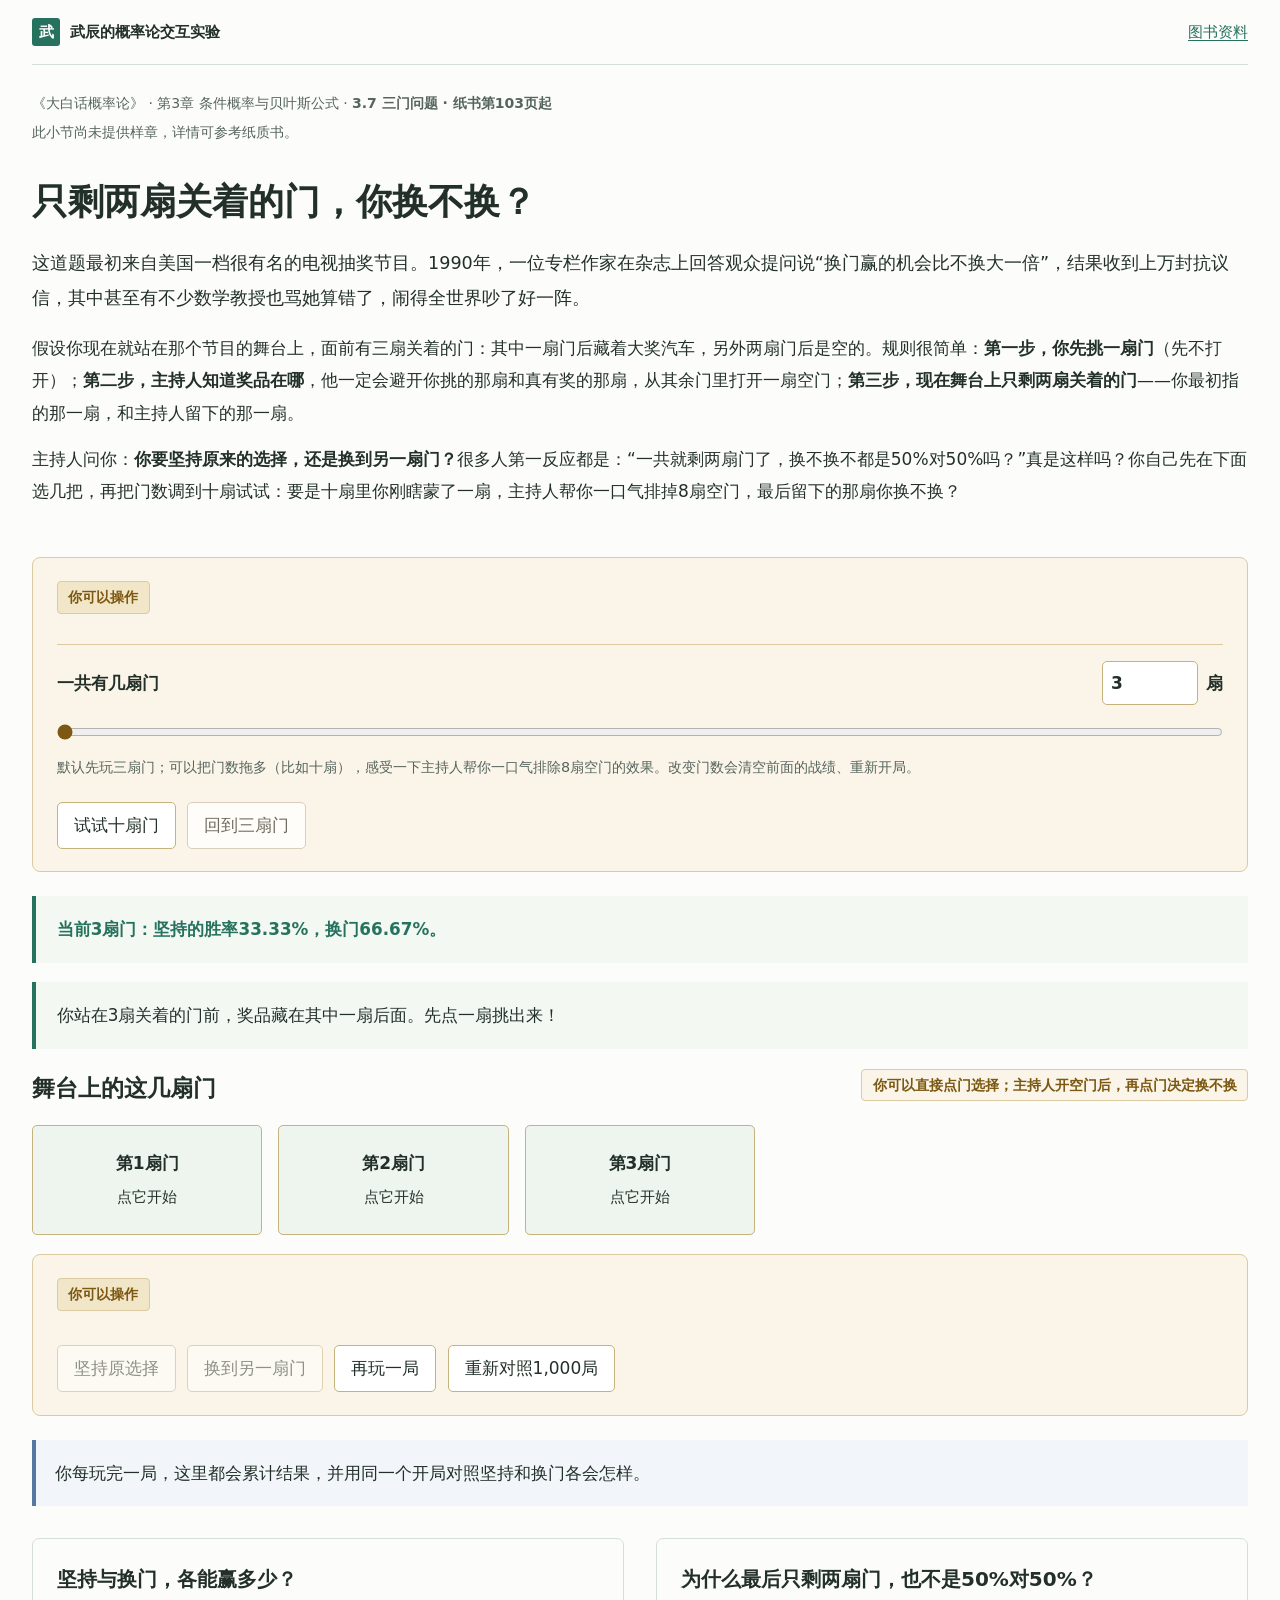
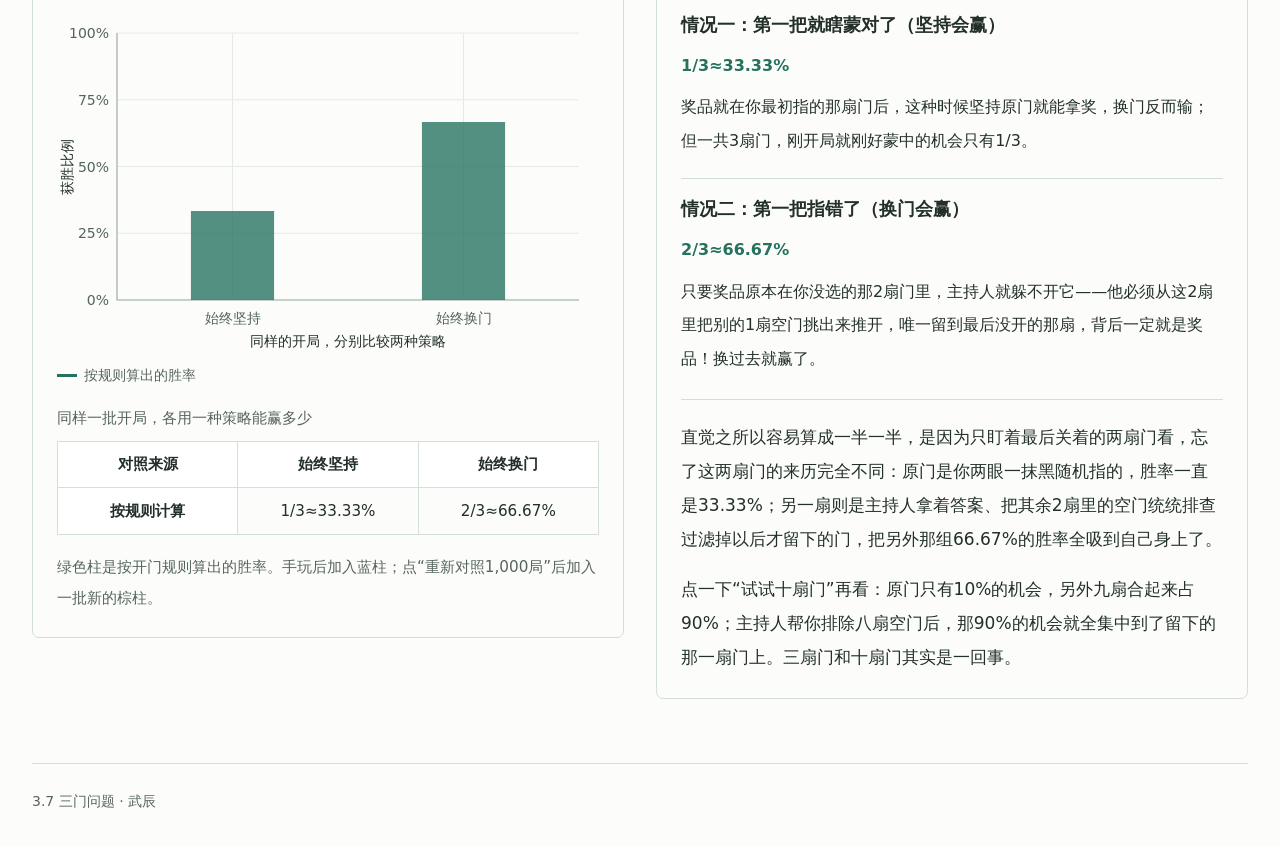
<file: demos/monty-hall/index.html>
<!doctype html>
<html lang="zh-CN"><head><meta charset="utf-8"><meta name="viewport" content="width=device-width,initial-scale=1"><meta name="description" content="主持人知道奖品在哪，只开空门。自己选门、换门，比较三扇和十扇门，看看为什么剩下两扇也不各占一半。"><title>主持人打开空门后，你换不换？｜武辰的概率论交互实验</title><link rel="icon" href="data:,"><style>:root{color-scheme:light;--paper:#fcfdfb;--ink:#233029;--muted:#56645e;--line:#d3dfd8;--green:#26725f;--copper:#a96239;--soft:#f3f8f3;--font:system-ui,"PingFang SC","Microsoft YaHei",sans-serif}*{box-sizing:border-box}body{margin:0;color:var(--ink);background:var(--paper);font:17px/1.9 var(--font)}h1,h2,h3,p{margin:0;overflow-wrap:anywhere}h1{font:750 clamp(1.8rem,2.8vw,2.65rem)/1.5 "Songti SC",SimSun,serif;margin:.8rem 0 1rem}h2{font-size:1.45rem;line-height:1.6}h3{font-size:1.15rem;line-height:1.7}p+p{margin-top:.85rem}a{color:var(--green);text-underline-offset:.2em}button,input,select{font:inherit}button{min-height:44px;padding:.55rem 1rem;border:1px solid #b8cbbc;border-radius:5px;background:#fff;color:var(--ink);cursor:pointer;line-height:1.6}button:hover,button[aria-pressed=true]{border-color:var(--green);background:#eaf3ec}button[aria-pressed=true]{font-weight:700}button:disabled{opacity:.5;cursor:default}input[type=number]{width:6rem;min-height:44px;border:1px solid #b4c6b9;border-radius:5px;padding:.3rem .5rem;color:var(--ink);background:white}input[aria-invalid=true]{border:2px solid #a23b30;background:#fff3f1}input[type=range]{display:block;width:100%;min-height:30px;margin:.75rem 0 .2rem;accent-color:var(--green);touch-action:pan-y}input[type=checkbox],input[type=radio]{width:18px;height:18px;accent-color:var(--green)}:focus-visible{outline:3px solid var(--copper);outline-offset:3px}[hidden]{display:none!important}.shell{width:min(1600px,calc(100% - 64px));margin-inline:auto}.masthead{min-height:65px;display:flex;align-items:center;justify-content:space-between;gap:1rem;border-bottom:1px solid var(--line);font-size:.95rem}.brand{font-weight:700}.stamp{display:inline-grid;place-items:center;background:var(--green);color:#fff;width:28px;height:28px;border-radius:3px;margin-right:.6rem}.book-reference{margin-top:1.6rem;font-size:.875rem;line-height:1.85;color:var(--muted)}.book-reference p+p{margin-top:.2rem}.intro{padding:1.1rem 0 2rem}.lead{font-size:1.1rem;line-height:2;max-width:86em}.lead+p{margin-top:1rem}.section{margin-top:3.5rem}.section>p{margin-top:1rem;line-height:2}.section:first-child{margin-top:0}.two,.three,.controls{display:grid;grid-template-columns:repeat(2,minmax(0,1fr));gap:2rem;align-items:start}.three{grid-template-columns:repeat(3,minmax(0,1fr))}.controls{gap:1.25rem 2rem;padding:1.4rem 1.6rem;border:1px solid var(--line);border-radius:7px;background:transparent;margin:1.2rem 0 1.5rem}.controls.one{grid-template-columns:1fr}.control{min-width:0}.control label{display:flex;align-items:center;justify-content:space-between;gap:1rem;font-weight:650}.control label>span:last-child{display:flex;align-items:center;gap:.5rem}.control-help{font-size:.9rem;color:var(--muted);margin-top:.45rem}.error{color:#a23b30;font-size:.9rem;margin-top:.5rem}.error:empty{display:none}.actions{display:flex;align-items:center;flex-wrap:wrap;gap:.7rem;margin:1.25rem 0}.choice{display:flex;align-items:center;gap:.5rem;min-height:44px}.card{min-width:0;padding:1.5rem;border:1px solid var(--line);border-radius:7px}.card>p{margin-top:.8rem}.card.soft{background:#fff}.plot{display:block;width:100%;height:340px;margin-top:1rem;touch-action:pan-y;overflow:visible;user-select:none}.plot text{font-family:var(--font);font-size:14px;fill:var(--muted)}.plot .axislabel{fill:var(--ink)}.plot .gridline{stroke:#e4ebe5;stroke-width:1}.plot .axis{stroke:#9eafa3;stroke-width:1.2}.plot .drag-hit{cursor:grab;touch-action:none}.plot .visible-point{pointer-events:none}.caption{font-size:.95rem;color:var(--muted);line-height:1.9}.legend{display:flex;flex-wrap:wrap;gap:.5rem 1.3rem;color:var(--muted);font-size:.875rem;margin-top:.7rem}.legend span{display:flex;align-items:center;gap:.45rem}.legend i{display:inline-block;width:20px;border-top:3px solid var(--green)}.legend i.copper{border-color:var(--copper)}.legend i.blue{border-color:#5579a2}.result{margin:1.5rem 0;padding:1.2rem 1.5rem;border-left:4px solid var(--green);background:var(--soft);line-height:2;font-size:1.05rem}.result strong{font-size:1.4rem;color:var(--green)}.result p+p{margin-top:.6rem}.formula{font-size:1rem;line-height:2.1;font-variant-numeric:tabular-nums;margin-top:1rem}.term{white-space:nowrap}table{width:100%;border-collapse:collapse;table-layout:fixed;margin-top:1rem;font-size:1rem;font-variant-numeric:tabular-nums}th,td{border:1px solid var(--line);padding:.7rem .5rem;text-align:center;overflow-wrap:anywhere}th{background:#fff;font-weight:650}td input[type=number]{width:100%;min-width:0}.heat button{width:100%;padding:.45rem .2rem;border:0;min-height:48px;font-size:.95rem}.heat td{padding:.2rem}.heat th{font-size:.95rem}.heat .chosen-row{outline:2px solid var(--copper);outline-offset:-2px}.notes{margin-top:1rem;color:var(--muted);font-size:.95rem}details{border-top:1px solid var(--line);margin-top:1.5rem;padding-top:1rem}summary{cursor:pointer;font-weight:650}.chips{display:flex;flex-wrap:wrap;gap:.6rem;margin-top:1rem}.chips span{background:#fff;border:1px solid var(--line);padding:.2rem .55rem;border-radius:3px}.metric-grid{display:grid;grid-template-columns:repeat(3,minmax(0,1fr));gap:1rem;margin-top:1.2rem}.metric{padding:1rem;border:1px solid var(--line);border-radius:5px}.metric span{display:block;font-size:.9rem;color:var(--muted)}.metric strong{display:block;font-size:1.65rem;color:var(--green);line-height:1.6;overflow-wrap:anywhere}.door-grid{display:grid;grid-template-columns:repeat(5,minmax(0,1fr));gap:1rem;margin-top:1rem}.door{min-height:100px;background:#eef5ef;line-height:1.8}.door.chosen{border:3px solid var(--copper)}.door.open{background:#f8f2eb;color:var(--muted)}.day-grid{display:flex;flex-wrap:wrap;gap:.6rem}.day-grid label{display:flex;align-items:center;gap:.4rem;padding:.4rem .65rem;border:1px solid var(--line);border-radius:4px}.family-grid{display:grid;grid-template-columns:repeat(14,minmax(0,1fr));gap:2px;margin-top:1rem;aspect-ratio:1.2}.family-cell{min-height:0;min-width:0;padding:0;border:0;border-radius:1px;background:#e1e6e1}.family-cell.both{background:var(--green)}.family-cell.other{background:#8ba8bf}.family-cell.active{outline:2px solid var(--copper);outline-offset:-2px}.catalog{display:grid;grid-template-columns:repeat(3,minmax(0,1fr));gap:1.5rem}.catalog a{display:block;padding:1.3rem;border:1px solid var(--line);border-radius:7px;text-decoration:none;color:var(--ink)}.catalog a:hover{border-color:var(--green)}.catalog strong{font-size:1.2rem}.catalog p{margin-top:.6rem;color:var(--muted);font-size:.95rem}.footer{border-top:1px solid var(--line);padding:1.5rem 0 2rem;margin-top:4rem;font-size:.875rem;color:var(--muted)}
@media(max-width:1100px){.shell{width:calc(100% - 40px)}.two,.three{gap:1.25rem}.card{padding:1.2rem}.three{grid-template-columns:repeat(2,minmax(0,1fr))}.catalog{grid-template-columns:repeat(2,minmax(0,1fr))}}
@media(max-width:850px){.two,.three{grid-template-columns:1fr;gap:2rem}.plot{height:340px}.controls{gap:1.25rem}.metric-grid{gap:.75rem}.card{padding:1.4rem}.door-grid{grid-template-columns:repeat(3,minmax(0,1fr))}}
@media(max-width:600px){body{font-size:16px}.shell{width:calc(100% - 32px)}.masthead{font-size:.85rem;min-height:60px}.stamp{width:25px;height:25px;margin-right:.4rem}.masthead>a{font-size:.8rem;white-space:nowrap}.book-reference{font-size:.875rem;margin-top:1.1rem}.intro{padding:1rem 0 1.7rem}.lead{font-size:1rem}h1{font-size:1.8rem}h2{font-size:1.3rem}h3{font-size:1.1rem}.section{margin-top:3rem}.controls{grid-template-columns:1fr;padding:1.1rem 1rem;margin:1rem 0 1.4rem}.control label{font-size:.95rem;gap:.6rem}input[type=number]{width:5rem}.control-help{font-size:.875rem}.card{padding:1.2rem .7rem}.plot{height:300px}.caption{font-size:.9rem}.actions button{font-size:.95rem;padding:.55rem .7rem}.result{padding:1.1rem 1rem;font-size:1rem}.result strong{font-size:1.25rem}.formula{font-size:.95rem}.metric-grid{grid-template-columns:1fr;gap:.8rem}.metric{display:flex;align-items:center;justify-content:space-between;gap:.8rem}.metric strong{font-size:1.35rem}.metric span{font-size:.9rem}.door-grid{gap:.6rem}.door{min-height:90px;font-size:.9rem;padding:.5rem .3rem}table{font-size:.9rem}td,th{padding:.65rem .3rem}.heat th,.heat button{font-size:.875rem}.family-grid{aspect-ratio:1}.catalog{grid-template-columns:1fr}.footer{margin-top:3rem}}
@media(prefers-reduced-motion:reduce){*{scroll-behavior:auto!important;transition:none!important}}
.family-grid.random-space{aspect-ratio:.6}@media(max-width:600px){.family-grid.random-space{aspect-ratio:.5}}
.heat .heat-value{display:block;width:100%;min-height:48px;padding:.45rem .2rem;font-size:.95rem}.heat .cell-note{display:block;font-size:.9rem;line-height:1.8;color:var(--muted)}.heat caption{text-align:left;padding-bottom:.6rem;font-size:.95rem;color:var(--muted)}@media(max-width:600px){.heat .heat-value{font-size:.875rem}.heat .cell-note{font-size:.875rem}}

/* Formal operation zones: shared across the probability experiments. */
body .operate-panel{background:#faf5e8;border:1.5px solid #dccaa0;border-radius:8px;padding:1.4rem 1.5rem;min-width:0;margin:1.1rem 0 1.5rem}
.operate-badge{display:inline-block;width:fit-content;max-width:100%;color:#7c5812;background:#f2e6c9;border:1px solid #dccaa0;border-radius:4px;font-weight:700;font-size:.9rem;line-height:1.7;padding:.2rem .65rem;margin:0 0 .9rem}
.operate-panel>.operate-badge{grid-column:1/-1}.operate-panel .controls:not(.operate-panel){background:transparent;border:0;border-top:1px solid #dccaa0;border-radius:0;padding:1rem 0 0;margin:1rem 0 0}.operate-panel .actions:last-child{margin-bottom:0}
.operate-panel button,.operate-panel input[type=number],.operate-panel select{border-color:#c6b27d}.operate-panel button:hover,.operate-panel button[aria-pressed=true],.operate-panel button[aria-current=step]{background:#eee0b9;border-color:#9e792e;color:#67480d}.operate-panel button[aria-pressed=true]{box-shadow:inset 0 0 0 1px #9e792e}.operate-panel input[type=range],.operate-panel input[type=checkbox],.operate-panel input[type=radio]{accent-color:#7c5812}
.operate-panel button:focus-visible,.operate-panel input:focus-visible,.operate-panel select:focus-visible{outline-color:#7c5812}.operate-panel input[aria-invalid=true]{border-color:#a23b30;background:#fff3f1}.operate-panel button.primary,.operate-panel button#next-step{background:#7c5812;color:#fff;border-color:#7c5812}
.operate-panel button.btn-secondary{border-color:#d8cfba;color:#6f6b60;background:#fffdfa;box-shadow:none}.operate-panel button.btn-secondary:hover{background:#f4f0e7;border-color:#b9ab8b}.operate-panel button:disabled{opacity:.5}
.plot-heading{display:flex;align-items:start;justify-content:space-between;flex-wrap:wrap;gap:.7rem 1rem}.plot-heading h2,.plot-heading h3{flex:1 1 240px}.plot-heading .operate-badge{background:#faf5e8;margin:0;flex:0 1 auto}.direct-interaction>.operate-badge{background:#faf5e8}
body .result{background:#f3f8f3;border-left:4px solid #26725f;padding:1.1rem 1.3rem;margin:1.2rem 0;line-height:1.9;min-width:0}.card.soft{background:#fff}.operate-panel .event{background:#fffdf8;border-left-color:#b79248}.operate-panel .parameter-block,.operate-panel .parameter-card,.operate-panel .prior-block{background:transparent}.operate-panel .threshold-panel{background:transparent}.sampling{border-top-color:#dccaa0}.transient-panel:has(>button[hidden]){display:none}.operate-panel>.choice.log-choice{display:flex;flex-basis:100%;margin:.8rem 0 0}.operate-panel .day-grid{margin:.8rem 0}.operate-panel .presets button span{color:inherit}
@media(max-width:600px){body .operate-panel{padding:1.1rem 1rem}.operate-badge{font-size:.875rem}.plot-heading{display:block}.plot-heading .operate-badge{margin-top:.75rem}.operate-panel .controls:not(.operate-panel){padding-top:.85rem}.operate-panel .control label{flex-wrap:wrap}body .result{padding:1rem}.compact-operate{margin:.8rem 0}}

.plot-heading .operate-badge{white-space:normal;overflow-wrap:anywhere;min-width:0}.operate-panel .operate-badge{white-space:normal}.operate-panel .rule-explanation{background:transparent}

body .direct-interaction button{border-color:#c6b27d}body .direct-interaction button:hover,body .direct-interaction button[aria-pressed=true]{background:#eee0b9;border-color:#9e792e;color:#67480d}body .direct-interaction button:focus-visible{outline-color:#7c5812}
</style><style>.quick-result{margin-top:.8rem;font-weight:650;color:var(--green)}.door-grid{margin:1.2rem 0}.door{min-height:110px}.door:disabled{opacity:1}.door.final-choice{box-shadow:inset 0 0 0 3px var(--green)}.door .door-name{display:block;font-weight:700}.door .door-state{display:block;font-size:.95rem;margin-top:.35rem}.door.prize{background:#eaf5e9}.manual-summary{margin:1.2rem 0 2rem;padding:1rem 1.2rem;border-left:4px solid #5579a2;background:#f2f6fa;line-height:2}.results-grid h2{font-size:1.25rem}.why-text{margin-top:1.5rem;border-top:1px solid var(--line);padding-top:1.2rem;line-height:2}.why-text p+p{margin-top:1rem}.branch+.branch{margin-top:1.3rem;padding-top:1rem;border-top:1px solid var(--line)}.branch h3{font-size:1.1rem}.branch p{margin-top:.5rem}.branch .chance{font-weight:700;color:var(--green)}.rate-table caption{text-align:left;color:var(--muted);padding-bottom:.5rem;font-size:.95rem}.rate-table th,.rate-table td{padding:.7rem .3rem;line-height:1.5}.rate-table{font-size:.95rem}.simulation-batch{font-weight:650;color:var(--copper)}#simulation{margin-top:1.1rem;line-height:2}
@media(max-width:600px){.door{min-height:108px}.door .door-state{font-size:.875rem}.results-grid h2{font-size:1.15rem}.rate-table{font-size:.875rem}.manual-summary{padding:1rem}.rate-table caption{font-size:.9rem}}
</style></head>
<body><header class="shell masthead"><span class="brand"><span class="stamp" aria-hidden="true">武</span>武辰的概率论交互实验</span><a href="https://github.com/wuchen2018/probability-book">图书资料</a></header>
<main class="shell"><div class="book-reference"><p>《大白话概率论》 · 第3章 条件概率与贝叶斯公式 · <strong>3.7 三门问题 · 纸书第103页起</strong></p><p>此小节尚未提供样章，详情可参考纸质书。</p></div>
<section class="intro"><h1>只剩两扇关着的门，你换不换？</h1><p class="lead">这道题最初来自美国一档很有名的电视抽奖节目。1990年，一位专栏作家在杂志上回答观众提问说“换门赢的机会比不换大一倍”，结果收到上万封抗议信，其中甚至有不少数学教授也骂她算错了，闹得全世界吵了好一阵。</p><p>假设你现在就站在那个节目的舞台上，面前有三扇关着的门：其中一扇门后藏着大奖汽车，另外两扇门后是空的。规则很简单：<strong>第一步，你先挑一扇门</strong>（先不打开）；<strong>第二步，主持人知道奖品在哪</strong>，他一定会避开你挑的那扇和真有奖的那扇，从其余门里打开一扇空门；<strong>第三步，现在舞台上只剩两扇关着的门</strong>——你最初指的那一扇，和主持人留下的那一扇。</p><p>主持人问你：<strong>你要坚持原来的选择，还是换到另一扇门？</strong>很多人第一反应都是：“一共就剩两扇门了，换不换不都是50%对50%吗？”真是这样吗？你自己先在下面选几把，再把门数调到十扇试试：要是十扇里你刚瞎蒙了一扇，主持人帮你一口气排掉8扇空门，最后留下的那扇你换不换？</p></section>
<div class="operate-panel"><span class="operate-badge">你可以操作</span><div class="controls one"><div class="control"><label for="doors-number"><span>一共有几扇门</span><span><input id="doors-number" data-num="doors" type="number" min="3" max="10" step="1" value="3" aria-describedby="error-doors">扇</span></label><input data-range="doors" type="range" min="3" max="10" step="1" value="3" aria-label="一共有几扇门"><p class="control-help">默认先玩三扇门；可以把门数拖多（比如十扇），感受一下主持人帮你一口气排除8扇空门的效果。改变门数会清空前面的战绩、重新开局。</p><p class="error" id="error-doors" role="status"></p></div></div>
<div class="actions"><button type="button" id="try-ten">试试十扇门</button><button type="button" id="try-three" class="btn-secondary">回到三扇门</button></div></div><p id="quick-result" class="quick-result result"></p>
<div id="game-status" class="result" role="status" aria-atomic="true"></div><div class="plot-heading"><h2>舞台上的这几扇门</h2><span class="operate-badge">你可以直接点门选择；主持人开空门后，再点门决定换不换</span></div><div id="doors" class="door-grid direct-interaction"></div>
<div class="operate-panel"><span class="operate-badge">你可以操作</span><div class="actions"><button type="button" id="stay">坚持原选择</button><button type="button" id="switch">换到另一扇门</button><button type="button" id="new-round">再玩一局</button><button type="button" id="simulate">重新对照1,000局</button></div></div>
<p id="manual-summary" class="manual-summary"></p>
<div class="two results-grid"><section class="card"><h2>坚持与换门，各能赢多少？</h2><svg class="plot" id="rates" role="img" aria-label="坚持和换门的获胜比例"></svg><div class="legend"><span><i></i>按规则算出的胜率</span><span id="manual-key" hidden=""><i class="blue"></i>你手玩的同一批开局</span><span id="batch-key" hidden=""><i class="copper"></i>快速模拟的同一批开局</span></div><div id="rate-table"></div><div id="simulation" class="caption"></div></section>
<section class="card"><h2>为什么最后只剩两扇门，也不是50%对50%？</h2><div id="calculation" class="formula"></div><div id="why-not-half" class="why-text"></div></section></div>
<noscript><p>请启用JavaScript，才能选门和模拟。</p></noscript></main><footer class="shell footer">3.7 三门问题 · 武辰</footer>
<script>(function(root,factory){const m=factory();if(typeof module==='object'&&module.exports)module.exports=m;else root.ProbModels=m;})(typeof globalThis!=='undefined'?globalThis:this,function(){
'use strict';
const sum=a=>a.reduce((s,x)=>s+x,0),mean=a=>a.length?sum(a)/a.length:null;
function rng(seed=20261121){let a=seed>>>0;return()=>{a+=0x6D2B79F5;let t=a;t=Math.imul(t^t>>>15,t|1);t^=t+Math.imul(t^t>>>7,t|61);return((t^t>>>14)>>>0)/4294967296;};}
function covariance(points){const n=points.length,mx=mean(points.map(p=>p.x)),my=mean(points.map(p=>p.y));const xx=sum(points.map(p=>(p.x-mx)**2))/n,yy=sum(points.map(p=>(p.y-my)**2))/n,xy=sum(points.map(p=>(p.x-mx)*(p.y-my)))/n;return{n,mx,my,xx,yy,xy,r:xx>1e-12&&yy>1e-12?Math.max(-1,Math.min(1,xy/Math.sqrt(xx*yy))):null,terms:points.map(p=>(p.x-mx)*(p.y-my))};}
function cosine(u,v){const dot=u.x*v.x+u.y*v.y,a=Math.hypot(u.x,u.y),b=Math.hypot(v.x,v.y);let cos=a&&b?Math.max(-1,Math.min(1,dot/a/b)):null;if(cos!==null){if(Math.abs(cos-1)<1e-12)cos=1;else if(Math.abs(cos+1)<1e-12)cos=-1;else if(Math.abs(cos)<1e-12)cos=0;}return{dot,a,b,cos,angle:cos===null?null:Math.acos(cos)*180/Math.PI};}
function entropy(p){return Math.max(0,-sum(p.filter(x=>x>0).map(x=>x*Math.log2(x))));}
function normalize(a){const total=sum(a);return{total,p:total>0?a.map(x=>x/total):a.map(()=>null)};}
function channel(p,e){const joint=[(1-p)*(1-e),(1-p)*e,p*e,p*(1-e)],py=joint[1]+joint[3],hx=entropy([p,1-p]),hy=entropy([py,1-py]),hxy=entropy(joint),conditional=hxy-hx;return{joint,py,hx,hy,hxy,conditional,mi:Math.max(0,hy-conditional)};}
function coin(q,kind='mixed'){const fair=kind==='fair'?1:kind==='double'?0:1-q,double=kind==='double'?1:kind==='fair'?0:q;const possible=kind==='mixed'||(kind==='fair'?q<1:q>0);const joint=[fair/4+double,fair/4,fair/4,fair/4];return{joint,possible,b:fair/2+double,after:(fair/4+double)/(fair/2+double),fair,double};}
function tuesday(days,method='family'){const families=[];for(let a=0;a<14;a++)for(let b=0;b<14;b++){const am=a<7&&days.includes(a),bm=b<7&&days.includes(b-0);const boys=a<7&&b<7;families.push({a,b,boys,eligible:am||bm,weight:method==='family'?(am||bm?1:0):(Number(am)+Number(bm))});}const denominator=sum(families.map(f=>f.weight)),numerator=sum(families.filter(f=>f.boys).map(f=>f.weight));return{families,denominator,numerator,p:denominator?numerator/denominator:null};}
function simulateMonty(n,repeats=1000,seed=1234){const random=rng(seed);let stay=0;for(let i=0;i<repeats;i++){const prize=Math.floor(random()*n),choice=Math.floor(random()*n);if(prize===choice)stay++;}return{stay,switch:repeats-stay,repeats};}
function montyRound(n,choice,seed){const random=rng(seed),prize=Math.floor(random()*n),other=prize!==choice?prize:Array.from({length:n},(_,i)=>i).filter(i=>i!==choice)[Math.floor(random()*(n-1))];return{prize,choice,other,opened:Array.from({length:n},(_,i)=>i).filter(i=>i!==choice&&i!==other)};}
function largeNumbers(p,n,seed=20261121){return Array.from({length:4},(_,j)=>{const random=rng(seed+j*1009),path=[],errors=[];let heads=0;const outcomes=[];for(let i=1;i<=n;i++){const head=random()<p;heads+=Number(head);if(i>n-20)outcomes.push(head);path.push({x:i,y:heads/i});errors.push({x:i,y:heads-i*p});}return{heads,path,errors,outcomes};});}
function ruinTheory(start,goal,p){if(start<=0)return 1;if(start>=goal)return 0;if(p===0)return 1;if(p===1)return 0;if(Math.abs(p-.5)<1e-12)return 1-start/goal;const z=Math.log((1-p)/p);const win=z>0?Math.exp((start-goal)*z)*(-Math.expm1(-start*z))/(-Math.expm1(-goal*z)):Math.expm1(start*z)/Math.expm1(goal*z);return 1-win;}
function gambler(start,goal,p,strategy='flat',repeats=300,horizon=4000,seed=20261121){const random=rng(seed);let ruined=0,won=0,pending=0;const paths=[];for(let i=0;i<repeats;i++){let money=start,stake=1,t=0;const path=[{x:0,y:money}];while(money>0&&money<goal&&t<horizon){const bet=Math.min(stake,money,goal-money),win=random()<p;money+=win?bet:-bet;stake=strategy==='double'&&!win?stake*2:1;t++;if(i<8&&(t<100||t%10===0||money===0||money===goal))path.push({x:t,y:money});}if(money===0)ruined++;else if(money===goal)won++;else pending++;if(i<8)paths.push(path);}return{ruined,won,pending,paths,repeats,horizon,theory:strategy==='flat'?ruinTheory(start,goal,p):null};}
function pareto(alpha,n=200,seed=20261121){const random=rng(seed),values=Array.from({length:n},()=>Math.max(1e-12,1-random())**(-1/(alpha-1))).sort((a,b)=>b-a),total=sum(values);return{values,total,topOne:values[0]/total,topTen:sum(values.slice(0,Math.ceil(n*.1)))/total,mean:total/n,theoryMean:alpha>2?(alpha-1)/(alpha-2):null};}
function clt(kind,n,repeats=1000,seed=20261121){const specs={uniform:{mu:.5,variance:1/12,domain:[0,1]},die:{mu:3.5,variance:35/12,domain:[.5,6.5]},coin:{mu:.1,variance:.09,domain:[0,1]}};const spec=specs[kind],groups=[],means=[],zs=[];for(let i=0;i<repeats;i++){const random=rng(seed+Math.imul(i,2654435761)),raw=Array.from({length:n},()=>kind==='uniform'?random():kind==='die'?Math.floor(random()*6)+1:Number(random()<.1)),m=mean(raw);groups.push(raw);means.push(m);zs.push((m-spec.mu)/Math.sqrt(spec.variance/n));}const random=rng(seed+779),mother=Array.from({length:3000},()=>kind==='uniform'?random():kind==='die'?Math.floor(random()*6)+1:Number(random()<.1));return{spec,groups,means,zs,mother,meanOfMeans:mean(means),standardError:Math.sqrt(spec.variance/n)};}
function histogram(values,min,max,bins=24){const counts=Array(bins).fill(0),width=(max-min)/bins;let outside=0;for(const v of values){if(v<min||v>max){outside++;continue;}counts[Math.min(bins-1,Math.floor((v-min)/width))]++;}return{bars:counts.map((count,i)=>({x:min+(i+.5)*width,y:count/values.length/width,width,count})),outside,counts};}
function joint(weights,row=0){const n=normalize(weights),rows=[0,1,2].map(i=>sum(weights.slice(i*3,i*3+3))),cols=[0,1,2].map(j=>weights[j]+weights[j+3]+weights[j+6]);return{total:n.total,p:n.p,rows,cols,marginalX:n.total?rows.map(x=>x/n.total):[null,null,null],marginalY:n.total?cols.map(x=>x/n.total):[null,null,null],conditional:rows[row]?weights.slice(row*3,row*3+3).map(x=>x/rows[row]):[null,null,null]};}
function continuous(c,width){const a=Math.max(0,c-width/2),b=Math.min(1,c+width/2),mass=b*b-a*a;return{a,b,mass,fx:2*c,conditional:y=>y<0||y>b?0:2*(b-Math.max(a,y))/mass,limit:y=>y>=0&&y<=c?1/c:0};}
return{sum,mean,rng,covariance,cosine,entropy,normalize,channel,coin,tuesday,simulateMonty,montyRound,largeNumbers,ruinTheory,gambler,pareto,clt,histogram,joint,continuous};
});
</script><script>(()=>{'use strict';const $=id=>document.getElementById(id),geom=new Map(),states={};let render=null;
const f=(v,d=3)=>v===null?'无法计算':!Number.isFinite(v)?'无法计算':v===0?'0':Math.abs(v)>1e7||(Math.abs(v)>0&&Math.abs(v)<1e-4)?v.toExponential(2):new Intl.NumberFormat('zh-CN',{maximumFractionDigits:d}).format(v);
const pct=v=>v===null?'无法计算':v>0&&v<1e-8?'<0.000001%':v>0&&v<1e-4?new Intl.NumberFormat('zh-CN',{maximumFractionDigits:8}).format(v*100)+'%':f(v*100,2)+'%';
const esc=s=>String(s).replace(/[&<>"']/g,c=>({'&':'&amp;','<':'&lt;','>':'&gt;','"':'&quot;',"'":'&#39;'}[c]));
function plot(id,o){const svg=$(id);if(!svg)return;const r=svg.getBoundingClientRect(),w=r.width,h=r.height;if(!w||!h)return;let left=o.left||60,top=22,iw=w-left-20,ih=h-top-51;if(o.equal){const unit=Math.min(iw/(o.x[1]-o.x[0]),ih/(o.y[1]-o.y[0])),nw=unit*(o.x[1]-o.x[0]),nh=unit*(o.y[1]-o.y[0]);left+=(iw-nw)/2;top+=(ih-nh)/2;iw=nw;ih=nh;}
const tx=x=>o.logX?Math.log10(x):x,ty=y=>o.logY?Math.log10(y):y,xd=o.x.map(tx),yd=o.y.map(ty),X=x=>left+(tx(x)-xd[0])/(xd[1]-xd[0])*iw,Y=y=>top+ih-(ty(y)-yd[0])/(yd[1]-yd[0])*ih;
const inverse=(cx,cy)=>({x:o.logX?10**(xd[0]+(cx-left)/iw*(xd[1]-xd[0])):xd[0]+(cx-left)/iw*(xd[1]-xd[0]),y:o.logY?10**(yd[0]+(top+ih-cy)/ih*(yd[1]-yd[0])):yd[0]+(top+ih-cy)/ih*(yd[1]-yd[0])});geom.set(id,{X,Y,inverse,svg,left,top,iw,ih});
let s=`<defs><clipPath id="${id}-clip"><rect x="${left}" y="${top}" width="${iw}" height="${ih}"/></clipPath></defs>`;
const ticks=(range,log)=>Array.from({length:4},(_,i)=>log?10**(Math.log10(range[0])+(Math.log10(range[1])-Math.log10(range[0]))*i/3):range[0]+(range[1]-range[0])*i/3);
for(const v of(o.xticks||ticks(o.x,o.logX))){s+=`<line class="gridline" x1="${X(v)}" y1="${top}" x2="${X(v)}" y2="${top+ih}"/><text x="${X(v)}" y="${top+ih+23}" text-anchor="middle">${esc(o.xtickLabels?.[v]??f(v,2))}</text>`;}
for(const v of(o.yticks||ticks(o.y,o.logY))){s+=`<line class="gridline" x1="${left}" y1="${Y(v)}" x2="${left+iw}" y2="${Y(v)}"/><text x="${left-8}" y="${Y(v)+5}" text-anchor="end">${esc(o.ytickLabels?.[v]??f(v,2))}</text>`;}
s+=`<path class="axis" d="M${left},${top} V${top+ih} H${left+iw}" fill="none"/><text class="axislabel" x="${left+iw/2}" y="${Math.min(h-5,top+ih+47)}" text-anchor="middle">${esc(o.xlabel||'')}</text><text class="axislabel" transform="translate(${Math.max(15,left-45)},${top+ih/2}) rotate(-90)" text-anchor="middle">${esc(o.ylabel||'')}</text><g clip-path="url(#${id}-clip)">`;
for(const poly of o.polygons||[])s+=`<polygon points="${poly.points.map(p=>`${X(p.x)},${Y(p.y)}`).join(' ')}" fill="${poly.color||'#26725f'}" opacity="${poly.opacity||.12}"/>`;
for(const b of o.bars||[]){if(b.y===null)continue;const bw=b.width||(o.x[1]-o.x[0])/(o.bars.length+1)*.65;s+=`<rect x="${X(b.x-bw/2)}" y="${Y(b.y)}" width="${Math.max(1,X(b.x+bw/2)-X(b.x-bw/2))}" height="${Math.max(0,Y(o.logY?o.y[0]:Math.max(0,o.y[0]))-Y(b.y))}" fill="${b.color||'#26725f'}" opacity=".78"/>`;}
for(const series of o.series||[]){const data=series.data.filter(p=>Number.isFinite(p.x)&&Number.isFinite(p.y)&&(!o.logX||p.x>0)&&(!o.logY||p.y>0));if(!data.length)continue;const d=data.map((p,i)=>`${i?'L':'M'}${X(p.x)},${Y(p.y)}`).join(' ');if(series.fill)s+=`<path d="${d} L${X(data.at(-1).x)},${Y(o.logY?o.y[0]:0)} L${X(data[0].x)},${Y(o.logY?o.y[0]:0)} Z" fill="${series.color||'#26725f'}" opacity=".15"/>`;s+=`<path d="${d}" fill="none" stroke="${series.color||'#26725f'}" stroke-width="${series.width||2}" ${series.dash?'stroke-dasharray="5 4"':''}/>`;}
for(const line of o.guides||[]){s+=`<path d="M${X(line.a.x)},${Y(line.a.y)} L${X(line.b.x)},${Y(line.b.y)}" fill="none" stroke="${line.color||'#a96239'}" stroke-width="2" ${line.dash?'stroke-dasharray="5 4"':''}/>`;}
s+='</g>';
for(const p of(o.points||[]))s+=`<circle cx="${X(p.x)}" cy="${Y(p.y)}" r="${p.r||5}" fill="${p.color||'#26725f'}" class="visible-point"/>`;
if(o.extra)s+=o.extra({X,Y,left,top,iw,ih,w,h});svg.setAttribute('viewBox',`0 0 ${w} ${h}`);
let content=svg.querySelector(':scope > [data-plot-content]'),handles=svg.querySelector(':scope > [data-drag-layer]');
if(!content){content=document.createElementNS('http://www.w3.org/2000/svg','g');content.setAttribute('data-plot-content','');svg.appendChild(content);}
if(!handles){handles=document.createElementNS('http://www.w3.org/2000/svg','g');handles.setAttribute('data-drag-layer','');svg.appendChild(handles);}
content.innerHTML=s;
const keep=new Set();for(const[i,p]of(o.points||[]).entries()){if(!p.drag)continue;const key=String(p.key??i);keep.add(key);let hit=[...handles.children].find(n=>n.dataset.dragPoint===key);if(!hit){hit=document.createElementNS('http://www.w3.org/2000/svg','circle');hit.setAttribute('class','drag-hit');hit.setAttribute('r','13');hit.setAttribute('fill','transparent');hit.dataset.dragPoint=key;handles.appendChild(hit);}hit.setAttribute('cx',X(p.x));hit.setAttribute('cy',Y(p.y));}for(const hit of [...handles.children])if(!keep.has(hit.dataset.dragPoint))hit.remove();return geom.get(id);
}
function bind(fn){
render=fn;
document.querySelectorAll('input[data-num]').forEach(n=>{
 const k=n.dataset.num,range=document.querySelector(`[data-range="${k}"]`),er=$('error-'+k);
 states[k]=Number(n.value);
 const clear=()=>{n.removeAttribute('aria-invalid');if(er)er.textContent='';};
 const update=e=>{
  if(e.target.value===''&&!e.target.validity.badInput){clear();return;}
  const v=Number(e.target.value),min=Number(n.min),max=Number(n.max),step=Number(n.step||1);
  if(!Number.isFinite(v)||v<min||v>max||Math.abs((v-min)/step-Math.round((v-min)/step))>1e-6){
   n.setAttribute('aria-invalid','true');
   if(er)er.textContent=`请填${f(min)}到${f(max)}之间${step===1?'的整数':`、间隔为${f(step)}的数`}，暂时仍按刚才的${f(states[k])}计算。`;
   return;
  }
  states[k]=v;n.value=v;if(range)range.value=v;clear();render(states);
 };
 n.addEventListener('input',update);
 n.addEventListener('blur',()=>{if(n.value===''&&!n.validity.badInput){n.value=states[k];clear();}});
 if(range)range.addEventListener('input',update);
});
window.addEventListener('resize',()=>{clearTimeout(window.__resizeLab);window.__resizeLab=setTimeout(()=>render(states),80);});
fn(states);document.documentElement.dataset.labReady='true';
}
function set(values){for(const[k,v]of Object.entries(values)){states[k]=v;const n=document.querySelector(`[data-num="${k}"]`),r=document.querySelector(`[data-range="${k}"]`);if(n){n.value=v;n.removeAttribute('aria-invalid');}if(r)r.value=v;const e=$('error-'+k);if(e)e.textContent='';}if(render)render(states);}
function drag(id,fn){const svg=$(id);let active=null;svg.addEventListener('touchstart',e=>{if(e.target.closest('[data-drag-point]'))e.preventDefault();},{passive:false});svg.addEventListener('touchmove',e=>{if(active)e.preventDefault();},{passive:false});svg.addEventListener('pointerdown',e=>{const t=e.target.closest('[data-drag-point]');if(!t||e.button!==0)return;active={pointer:e.pointerId,key:t.dataset.dragPoint};svg.setPointerCapture(e.pointerId);e.preventDefault();});svg.addEventListener('pointermove',e=>{if(!active||active.pointer!==e.pointerId)return;const r=svg.getBoundingClientRect(),p=geom.get(id).inverse(e.clientX-r.left,e.clientY-r.top);fn(p,active.key);});const end=e=>{if(active&&active.pointer===e.pointerId){if(svg.hasPointerCapture(e.pointerId))svg.releasePointerCapture(e.pointerId);active=null;}};svg.addEventListener('pointerup',end);svg.addEventListener('pointercancel',end);}
function heat(id,values,{rows,cols,selectedRow=-1,onClick,cornerLabel='分组',caption='',cellLabels=[]}={}){
 const host=$(id),interactive=typeof onClick==='function';
 host.innerHTML=`<table class="heat">${caption?`<caption>${esc(caption)}</caption>`:''}<thead><tr><th class="heat-corner" scope="col">${esc(cornerLabel)}</th>${cols.map(c=>`<th scope="col">${esc(c)}</th>`).join('')}</tr></thead><tbody>${rows.map((r,i)=>`<tr class="${i===selectedRow?'chosen-row':''}"><th scope="row">${esc(r)}</th>${cols.map((_,j)=>{
  const index=i*cols.length+j,value=values[index],tag=interactive?'button':'span';
  return `<td><${tag}${interactive?' type="button"':''} class="heat-value" data-cell="${index}" style="background:rgba(38,114,95,${value===null?0:.06+.7*value})"><span class="cell-probability">${value===null?'—':pct(value)}</span>${cellLabels[index]!==undefined?`<span class="cell-note">${esc(cellLabels[index])}</span>`:''}</${tag}></td>`;
 }).join('')}</tr>`).join('')}</tbody></table>`;
 if(interactive)host.querySelectorAll('[data-cell]').forEach(b=>b.addEventListener('click',()=>onClick(Number(b.dataset.cell))));
}
function series(fn,a,b,n=200){return Array.from({length:n+1},(_,i)=>({x:a+(b-a)*i/n,y:fn(a+(b-a)*i/n)}));}
function refresh(){if(render)render(states);}window.Lab={$,f,pct,esc,plot,bind,set,drag,heat,series,refresh,values:()=>({...states}),term:s=>`<span class="term">${esc(s)}</span>`,colors:['#26725f','#a96239','#5579a2','#9275a6']};
})();
</script><script>(() => {
  'use strict';
  const L = window.Lab, M = window.ProbModels, $ = L.$, term = L.term;
  let n = 3, seed = 20261121, simulationSeed = 20262121, round = null, finished = false, lastAction = '', batch = null, batchNumber = 0;
  let manual = { rounds: 0, stay: 0, switch: 0, actual: 0 };
  function ratio(a, b) {
    const scaled = a * 10000, units = Math.floor((2 * scaled + b) / (2 * b));
    return { text: `${L.f(units / 100, 2)}%`, sign: scaled % b === 0 ? '＝' : '≈' };
  }
  function decide(action) {
    if (!round || finished) return;
    finished = true; lastAction = action; manual.rounds++;
    manual[round.choice === round.prize ? 'stay' : 'switch']++;
    if ((action === 'stay' ? round.choice : round.other) === round.prize) manual.actual++;
    L.refresh();
  }
  function draw(v) {
    if (n !== v.doors) {
      n = v.doors; seed++; round = null; finished = false; batch = null; batchNumber = 0;
      manual = { rounds: 0, stay: 0, switch: 0, actual: 0 };
    }
    const stay = ratio(1, n), change = ratio(n - 1, n), opened = round?.opened ?? [];
    $('quick-result').textContent = `当前${n}扇门：坚持的胜率${stay.text}，换门${change.text}。`;
    $('game-status').textContent = !round ? `你站在${n}扇关着的门前，奖品藏在其中一扇后面。先点一扇挑出来！`
      : !finished ? `你先指了第${round.choice + 1}扇。主持人知道答案，已经避开你的门和有奖的门，帮你把另外${n - 2}扇空门都推开了，只留下第${round.other + 1}扇。现在点原门表示“坚持”，点另一扇关着的门表示“换门”。`
      : `你${lastAction === 'stay' ? '坚持原选择' : '换了门'}，${(lastAction === 'stay' ? round.choice : round.other) === round.prize ? '恭喜赢到奖品！' : '可惜这扇是空的，没有赢得奖品。'}奖品在第${round.prize + 1}扇，绿色边框标出你的最终选择。`;
    const final = finished ? lastAction === 'stay' ? round.choice : round.other : -1;
    $('doors').innerHTML = Array.from({ length: n }, (_, i) => {
      const isOpen = opened.includes(i), chosen = round?.choice === i;
      const state = finished ? `${i === round.prize ? '奖品' : '空门'}${i === final ? ' · 最终选它' : chosen ? ' · 最初选它' : ''}`
        : isOpen ? '主持人已打开：空门' : round ? chosen ? '你选的门 · 点它坚持' : '剩下的门 · 点它换门' : '点它开始';
      return `<button type="button" class="door${chosen ? ' chosen' : ''}${isOpen ? ' open' : ''}${i === final ? ' final-choice' : ''}${finished && i === round.prize ? ' prize' : ''}" data-door="${i}" ${finished || isOpen ? 'disabled' : ''}><span class="door-name">第${i + 1}扇门</span><span class="door-state">${state}</span></button>`;
    }).join('');
    $('stay').disabled = !round || finished; $('switch').disabled = !round || finished;
    $('manual-summary').textContent = manual.rounds
      ? `你手玩了${manual.rounds}局，实际赢${manual.actual}局。拿同样这些开局对照：如果每局都坚持，本可赢${manual.stay}局；如果每局都换门，本可赢${manual.switch}局。`
      : '你每玩完一局，这里都会累计结果，并用同一个开局对照坚持和换门各会怎样。';
    const sets = [{ color: '#26725f', values: [1 / n, (n - 1) / n] }];
    if (manual.rounds) sets.push({ color: '#5579a2', values: [manual.stay / manual.rounds, manual.switch / manual.rounds] });
    if (batch) sets.push({ color: '#a96239', values: [batch.stay / batch.repeats, batch.switch / batch.repeats] });
    const bars = sets.flatMap((set, j) => set.values.map((y, i) => ({ x: i + (j - (sets.length - 1) / 2) * .23, y, width: sets.length === 1 ? .36 : .19, color: set.color })));
    L.plot('rates', { x: [-.5, 1.5], y: [0, 1], xticks: [0, 1], xtickLabels: { 0: '始终坚持', 1: '始终换门' }, yticks: [0, .25, .5, .75, 1], ytickLabels: { 0: '0%', .25: '25%', .5: '50%', .75: '75%', 1: '100%' }, xlabel: '同样的开局，分别比较两种策略', ylabel: '获胜比例', bars });
    $('manual-key').hidden = !manual.rounds; $('batch-key').hidden = !batch;
    $('rate-table').innerHTML = `<table class="rate-table"><caption>同样一批开局，各用一种策略能赢多少</caption><thead><tr><th>对照来源</th><th>始终坚持</th><th>始终换门</th></tr></thead><tbody><tr><th>按规则计算</th><td id="theory-stay">1/${n}<wbr>${term(`${stay.sign}${stay.text}`)}</td><td id="theory-switch">${n - 1}/${n}<wbr>${term(`${change.sign}${change.text}`)}</td></tr>${manual.rounds ? `<tr><th>手玩${manual.rounds}局</th><td id="manual-stay">${manual.stay}÷${manual.rounds}<wbr>${term(`${ratio(manual.stay, manual.rounds).sign}${ratio(manual.stay, manual.rounds).text}`)}</td><td id="manual-switch">${manual.switch}÷${manual.rounds}<wbr>${term(`${ratio(manual.switch, manual.rounds).sign}${ratio(manual.switch, manual.rounds).text}`)}</td></tr>` : ''}${batch ? `<tr><th>第${batchNumber}批<br>1,000局</th><td id="batch-stay">${batch.stay}÷1,000<wbr>${term(`＝${ratio(batch.stay, batch.repeats).text}`)}</td><td id="batch-switch">${batch.switch}÷1,000<wbr>${term(`＝${ratio(batch.switch, batch.repeats).text}`)}</td></tr>` : ''}</tbody></table>`;
    $('simulation').innerHTML = batch ? `<p class="simulation-batch">第${batchNumber}批已重新模拟1,000局：坚持赢${batch.stay}局，换门赢${batch.switch}局。</p><p>每一局坚持和换门必定一赢一输，所以两种策略赢的次数加起来正好是1,000。这是拿同一局分别比较两种选择。</p>` : '<p>绿色柱是按开门规则算出的胜率。手玩后加入蓝柱；点“重新对照1,000局”后加入一批新的棕柱。</p>';
    $('calculation').innerHTML = `<section class="branch"><h3>情况一：第一把就瞎蒙对了（坚持会赢）</h3><p class="chance">${term(`1/${n}${stay.sign}${stay.text}`)}</p><p>奖品就在你最初指的那扇门后，这种时候坚持原门就能拿奖，换门反而输；但一共${n}扇门，刚开局就刚好蒙中的机会只有1/${n}。</p></section><section class="branch"><h3>情况二：第一把指错了（换门会赢）</h3><p class="chance">${term(`${n - 1}/${n}${change.sign}${change.text}`)}</p><p>只要奖品原本在你没选的那${n - 1}扇门里，主持人就躲不开它——他必须从这${n - 1}扇里把别的${n - 2}扇空门挑出来推开，唯一留到最后没开的那扇，背后一定就是奖品！换过去就赢了。</p></section>`;
    $('why-not-half').innerHTML = `<p>直觉之所以容易算成一半一半，是因为只盯着最后关着的两扇门看，忘了这两扇门的来历完全不同：原门是你两眼一抹黑随机指的，胜率一直是${stay.text}；另一扇则是主持人拿着答案、把其余${n - 1}扇里的空门统统排查过滤掉以后才留下的门，把另外那组${change.text}的胜率全吸到自己身上了。</p><p>${n === 10 ? '看现在这10扇门就特别清楚：你一开始只有10%的机会蒙对，另外9扇合起来占90%。主持人帮你排掉8扇空门，奖品并没有消失，只是把那90%的机会全部压缩到了最后留下的那一扇门上。三扇门的原理和十扇门一模一样，只是2/3没有9/10那么直观。' : '点一下“试试十扇门”再看：原门只有10%的机会，另外九扇合起来占90%；主持人帮你排除八扇空门后，那90%的机会就全集中到了留下的那一扇门上。三扇门和十扇门其实是一回事。'}</p>`;
  }
  L.bind(draw);
  $('doors').onclick = e => {
    const b = e.target.closest('[data-door]'); if (!b || b.disabled || finished) return;
    const i = Number(b.dataset.door);
    if (!round) { round = M.montyRound(n, i, seed); L.refresh(); }
    else decide(i === round.choice ? 'stay' : 'switch');
  };
  for (const action of ['stay', 'switch']) $(action).onclick = () => decide(action);
  $('new-round').onclick = () => { seed++; round = null; finished = false; L.refresh(); };
  $('simulate').onclick = () => { simulationSeed++; batchNumber++; batch = M.simulateMonty(n, 1000, simulationSeed); L.refresh(); };
  $('try-ten').onclick = () => L.set({ doors: 10 }); $('try-three').onclick = () => L.set({ doors: 3 });
})();
</script>
<!-- wc-feedback:begin --><script data-wc-feedback-bootstrap>(function(){if(location.protocol!=="https:"||!["https://wuchen2018.github.io","https://wuchen2018.pages.dev"].includes(location.origin))return;var c={"origins":["https://wuchen2018.github.io","https://wuchen2018.pages.dev"],"api":"https://wuchen2018.pages.dev/api/feedback","targets":[{"content_id":"probability:monty-hall","version":"870d9b2d8df7257e","title":"三门问题","kind":"interactive","source_url":"https://wuchen2018.github.io/probability-book/demos/monty-hall/"}]};var s=document.createElement("script");s.src="https://wuchen2018.pages.dev/feedback/widget.js?v=5546016625b88ba4";s.dataset.feedback=JSON.stringify(c);document.body.appendChild(s);})();</script><!-- wc-feedback:end -->
</body></html>
</file>
